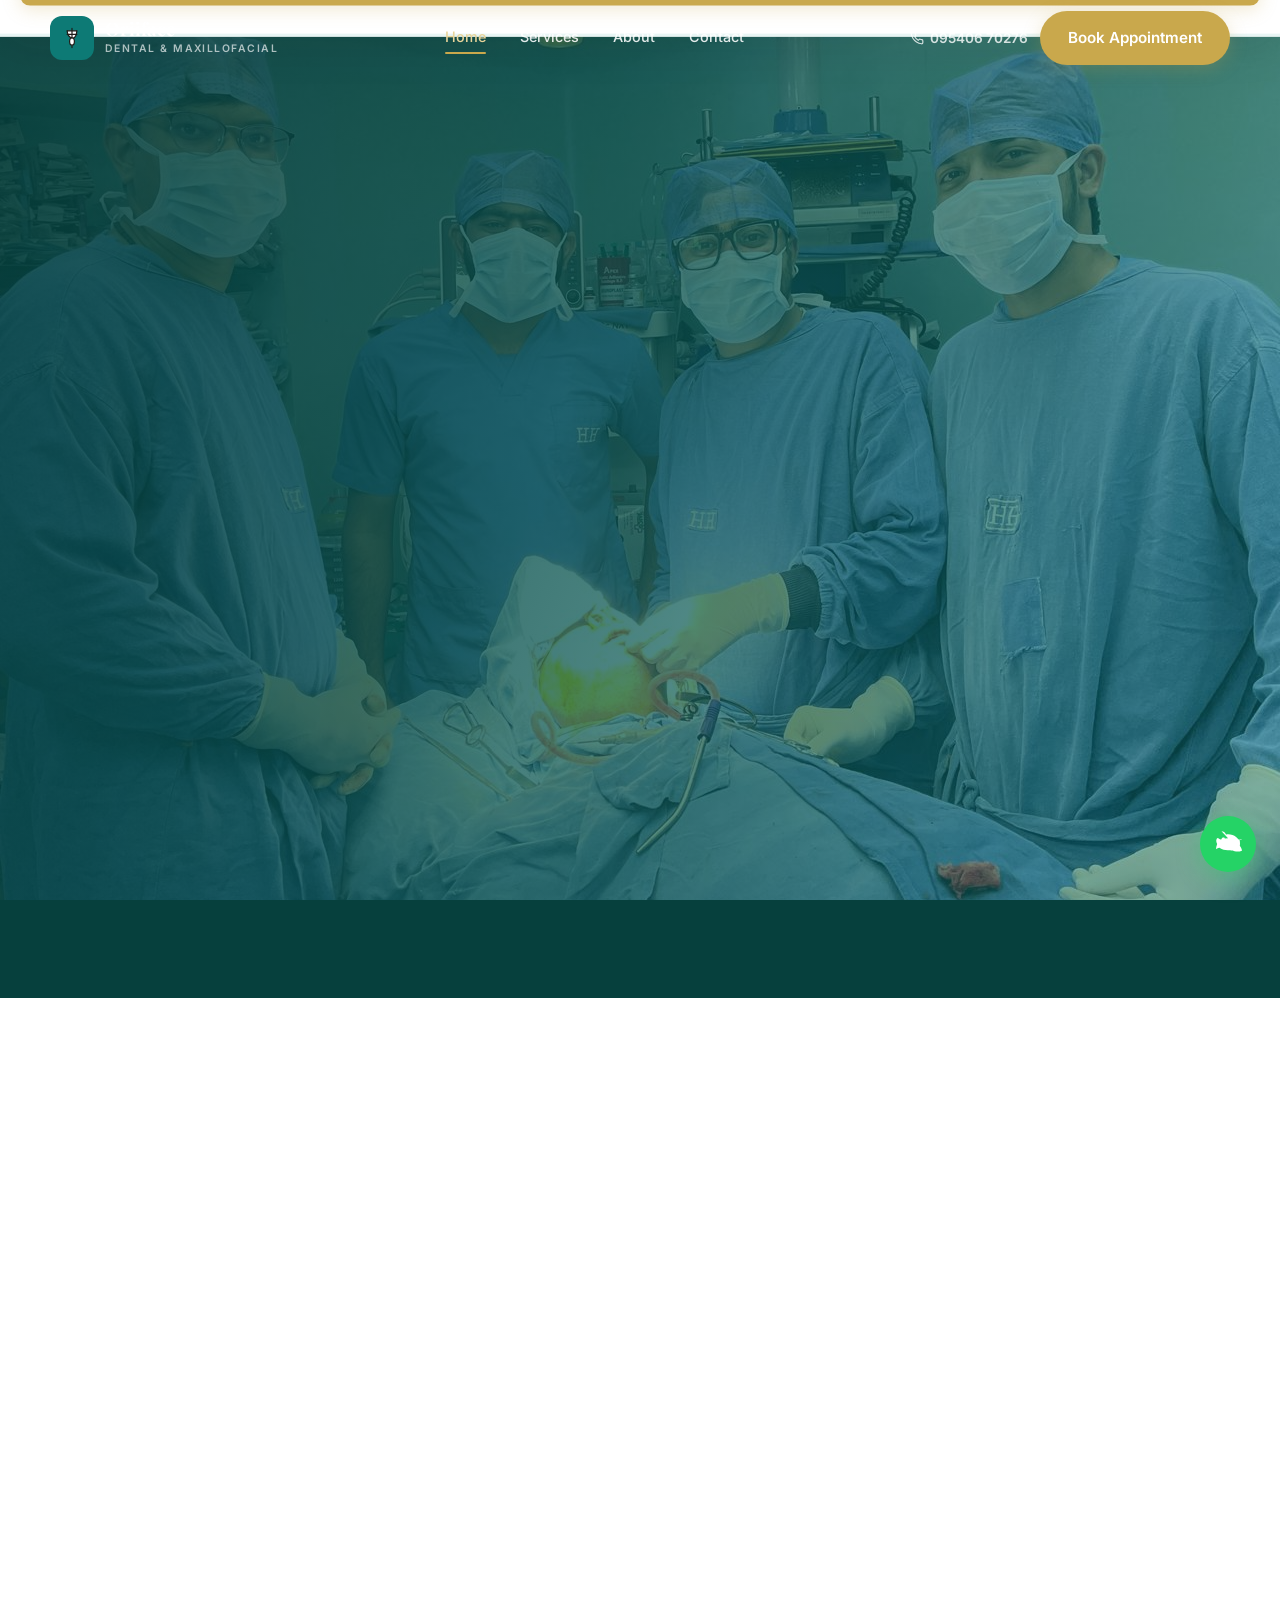
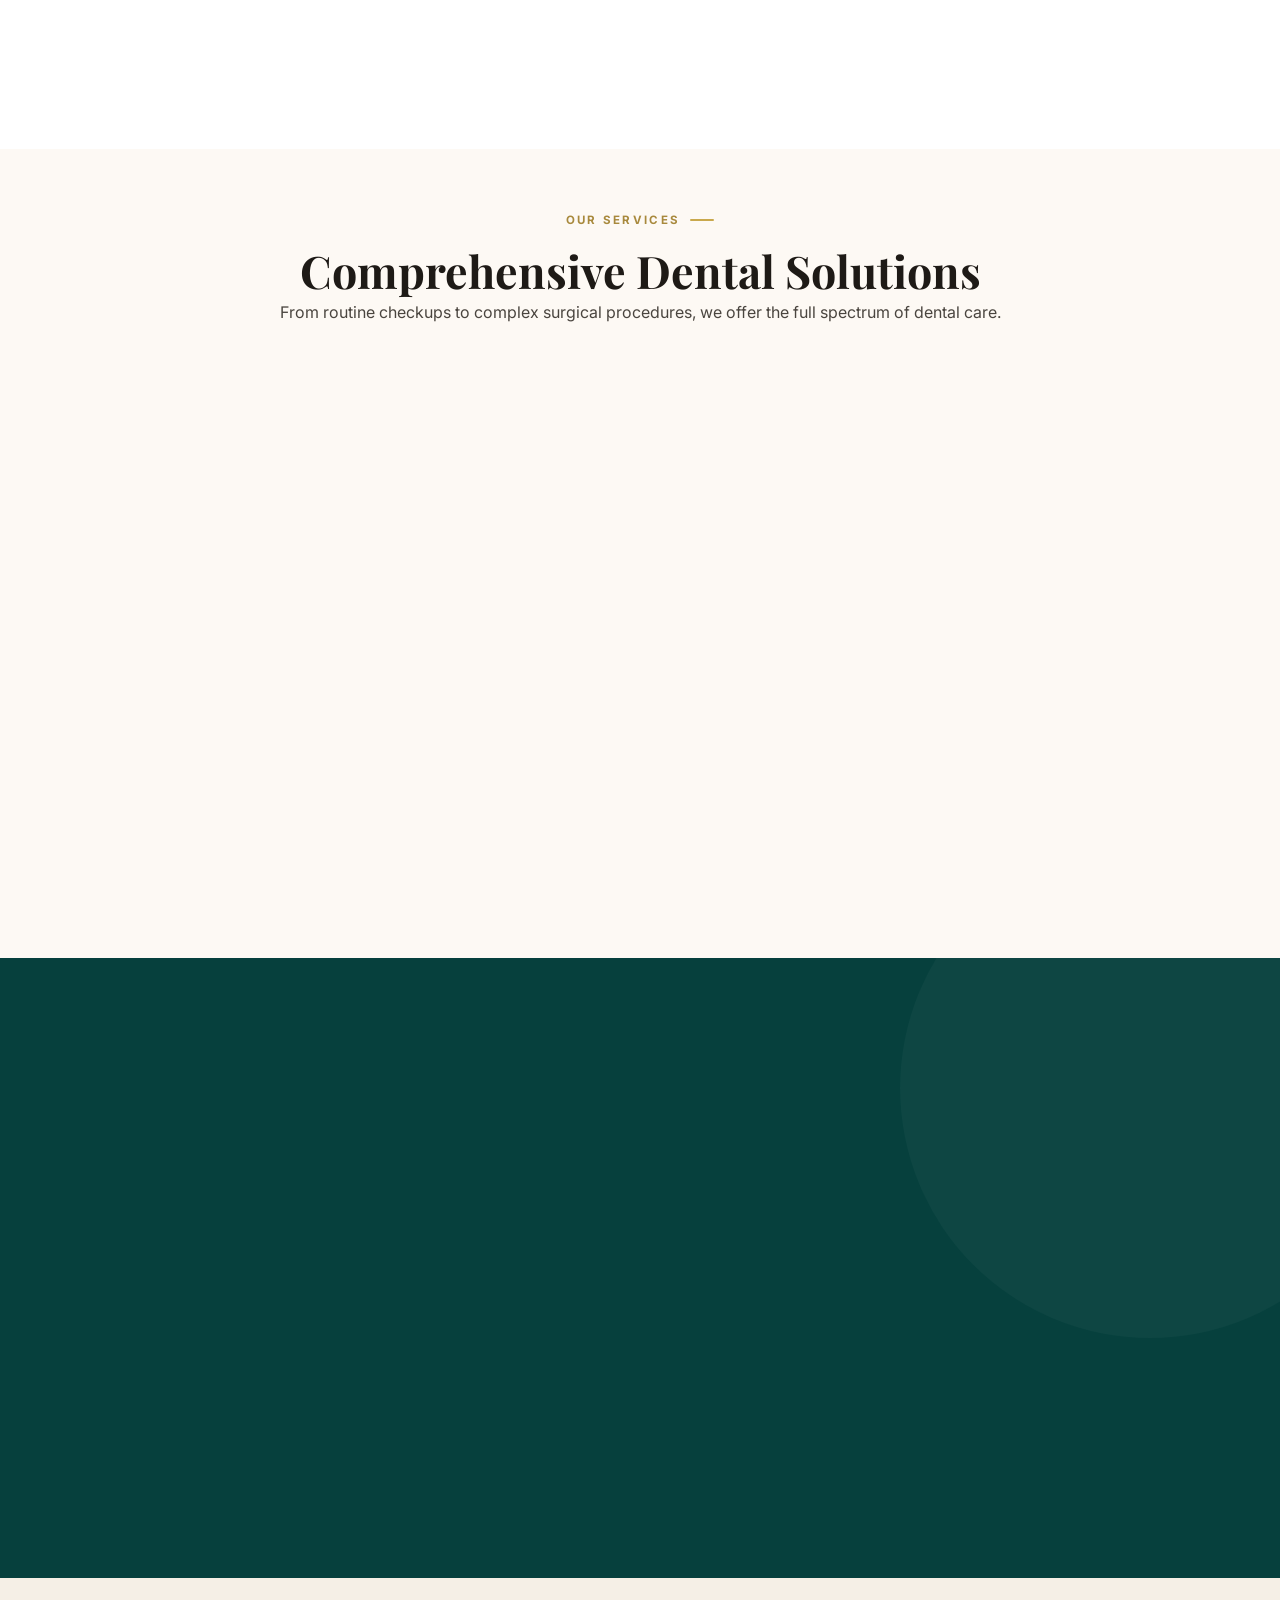
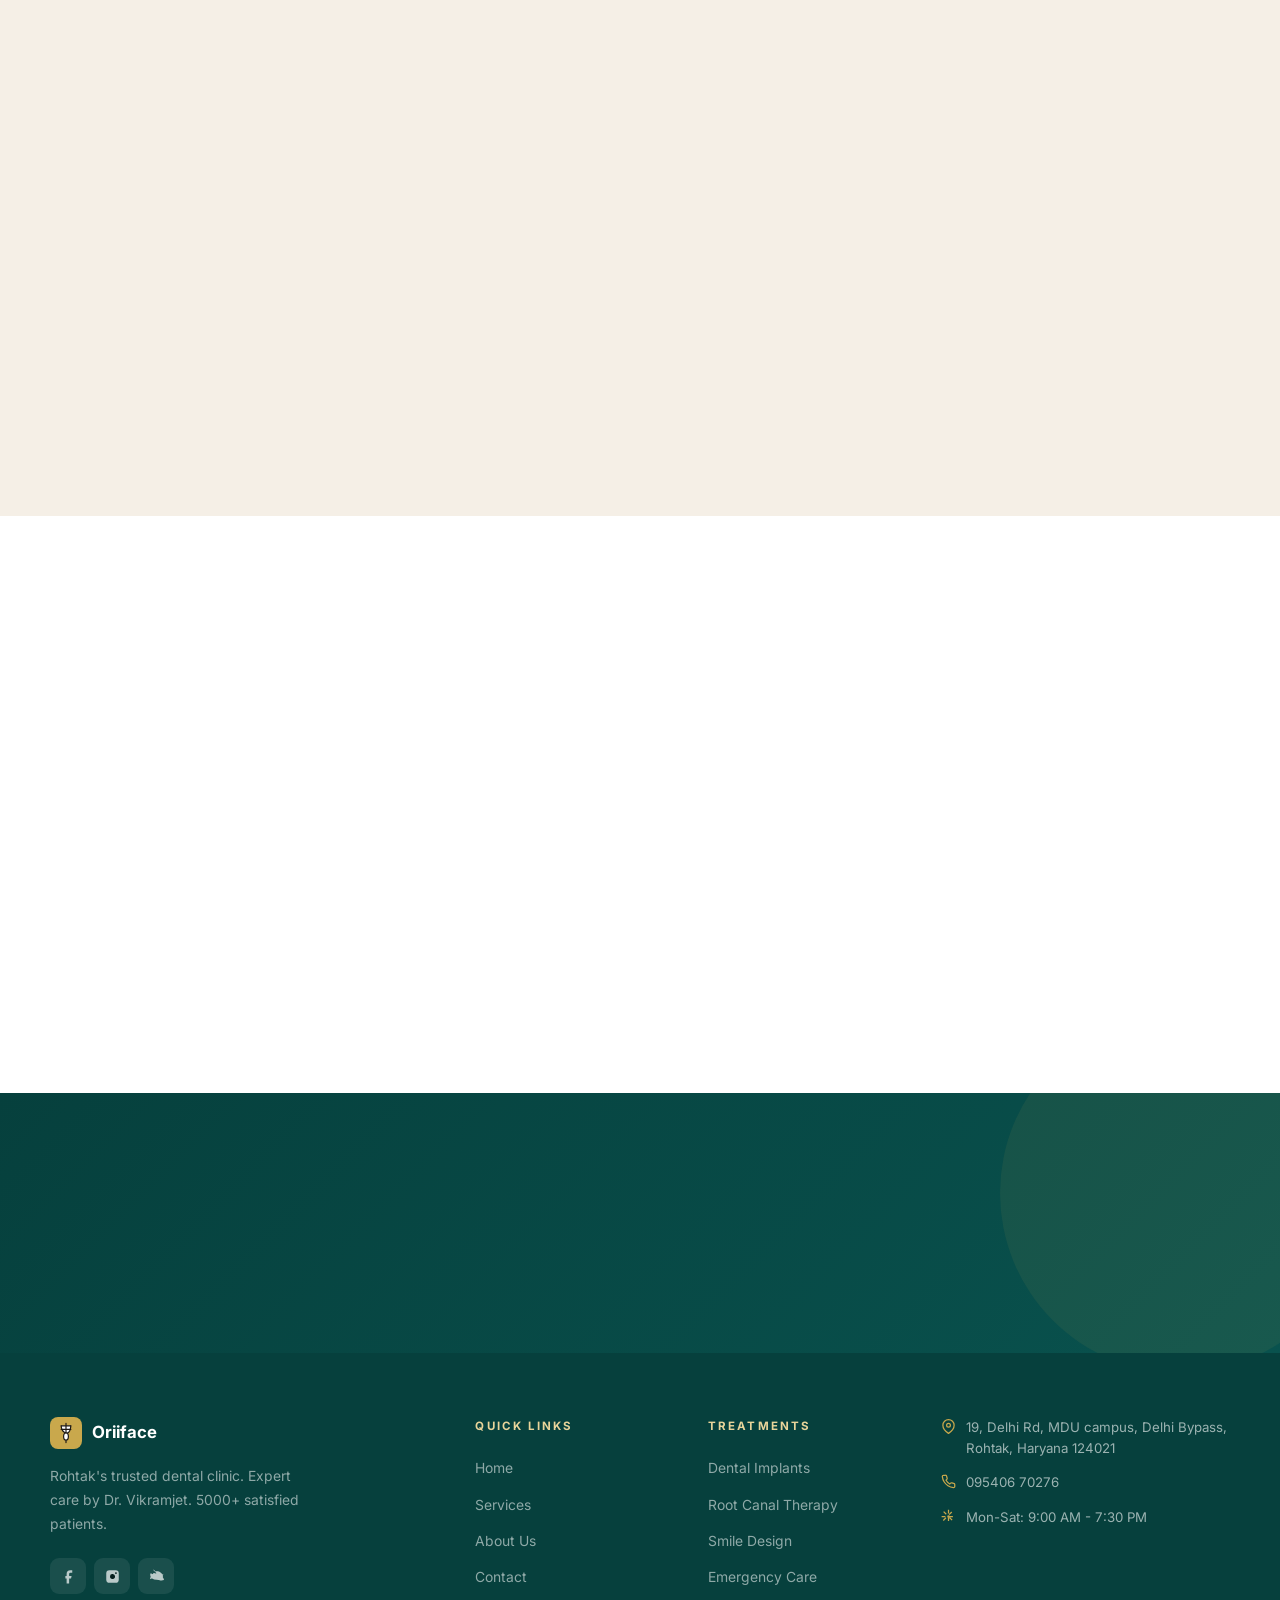
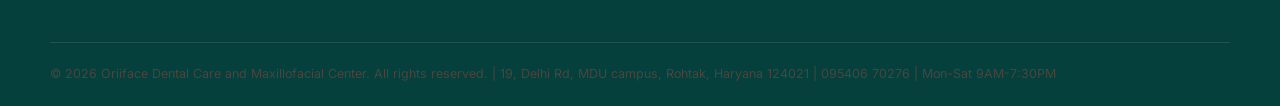
<file: index.html>
<!DOCTYPE html>
<html lang="en">
<head>
  <meta charset="UTF-8">
  <meta name="viewport" content="width=device-width, initial-scale=1.0">
  <meta name="description" content="Oriiface Dental Care — Expert Dental Clinic in Rohtak. Root canal, dental implants, cosmetic dentistry. Dr. Vikramjet, 12+ years experience. 5000+ satisfied patients. Book appointment online.">
  <meta name="keywords" content="dental clinic Rohtak, dentist near MDU Rohtak, dental implants Rohtak, root canal treatment, cosmetic dentistry Rohtak, best dentist in Haryana, oral surgeon Rohtak">
  <meta name="author" content="Oriiface Dental Care">
  <meta property="og:title" content="Oriiface Dental Care — Best Dental Clinic in Rohtak">
  <meta property="og:description" content="Expert dental care by Dr. Vikramjet. Implants, root canal, smile design. 5000+ happy patients. 5.0 Google rating.">
  <meta property="og:image" content="images/clinic-1.jpg">
  <meta property="og:url" content="https://oriiface.com">
  <meta property="og:type" content="website">
  <meta name="twitter:card" content="summary_large_image">
  <meta name="twitter:title" content="Oriiface Dental Care — Best Dental Clinic in Rohtak">
  <meta name="twitter:description" content="Expert dental care by Dr. Vikramjet. Implants, root canal, smile design. 5000+ happy patients.">
  <meta name="twitter:image" content="images/clinic-1.jpg">
  <meta name="geo.placename" content="Rohtak, Haryana">
  <meta name="geo.region" content="IN-HR">
  <meta name="geo.position" content="28.8920;77.0535">
  <link rel="canonical" href="https://oriiface.com">
  <link rel="apple-touch-icon" href="images/logo.png">
  <link rel="icon" type="image/png" href="images/favicon.png">

  <title>Oriiface Dental Care — Best Dental Clinic in Rohtak, Haryana</title>

  <link rel="preconnect" href="https://fonts.googleapis.com">
  <link rel="preconnect" href="https://fonts.gstatic.com" crossorigin>
  <link href="https://fonts.googleapis.com/css2?family=Playfair+Display:ital,wght@0,400;0,600;0,700;1,400;1,600&family=Inter:wght@300;400;500;600;700&display=swap" rel="stylesheet">

  <link rel="stylesheet" href="css/style.css">

  <script type="application/ld+json">
  {
    "@context": "https://schema.org",
    "@type": "Dentist",
    "name": "Oriiface Dental Care and Maxillofacial Center",
    "image": "https://oriiface.com/images/clinic-1.jpg",
    "description": "Expert dental clinic in Rohtak specializing in implants, root canal therapy, and cosmetic dentistry.",
    "address": {
      "@type": "PostalAddress",
      "streetAddress": "19, Delhi Rd, MDU campus, Delhi Bypass",
      "addressLocality": "Rohtak",
      "addressRegion": "Haryana",
      "postalCode": "124021",
      "addressCountry": "IN"
    },
    "telephone": "+919540670276",
    "url": "https://oriiface.com",
    "sameAs": [
      "https://www.google.com/maps/place/Oriiface+Dental+Care",
      "https://www.justdial.com/Rohtak/Oriiface-Dental-Care"
    ],
    "priceRange": "$$",
    "aggregateRating": {
      "@type": "AggregateRating",
      "ratingValue": "5.0",
      "reviewCount": "5055"
    },
    "openingHoursSpecification": [
      {
        "@type": "OpeningHoursSpecification",
        "dayOfWeek": ["Monday", "Tuesday", "Wednesday", "Thursday", "Friday", "Saturday"],
        "opens": "09:00",
        "closes": "19:30"
      },
      {
        "@type": "OpeningHoursSpecification",
        "dayOfWeek": "Sunday",
        "opens": "CLOSED",
        "closes": "CLOSED"
      }
    ],
    "medicalSpecialty": [
      "Dentistry",
      "Oral Surgery",
      "Orthodontics"
    ],
    "founder": {
      "@type": "Person",
      "name": "Dr. Vikramjet",
      "jobTitle": "Consultant Oral and Maxillofacial Surgeon"
    }
  }
  </script>
</head>

<body>
  <!-- NAVBAR -->
  <nav class="navbar">
    <div class="nav-inner container">
      <div class="nav-logo">
        <div class="logo-mark">
          <svg viewBox="0 0 40 40" width="24" height="24" fill="none" stroke="currentColor" stroke-width="2" stroke-linecap="round" stroke-linejoin="round">
            <g>
              <path d="M20 4v32M12 8c0 4 2 10 8 12s8-8 8-12"/>
              <path d="M12 8h16M12 14h16"/>
              <ellipse cx="20" cy="26" rx="4" ry="6"/>
            </g>
          </svg>
        </div>
        <div class="logo-text">
          <strong>Oriiface</strong>
          <span>Dental & Maxillofacial</span>
        </div>
      </div>

      <div class="nav-links">
        <a href="index.html" class="active">Home</a>
        <a href="services.html">Services</a>
        <a href="about.html">About</a>
        <a href="contact.html">Contact</a>
      </div>

      <div class="nav-right">
        <a href="tel:+919540670276" class="nav-call">
          <svg viewBox="0 0 24 24" width="14" height="14" fill="none" stroke="currentColor" stroke-width="2" stroke-linecap="round" stroke-linejoin="round">
            <path d="M22 16.92v3a2 2 0 0 1-2.18 2 19.79 19.79 0 0 1-8.63-3.07 19.5 19.5 0 0 1-6-6 19.79 19.79 0 0 1-3.07-8.67A2 2 0 0 1 4.11 2h3a2 2 0 0 1 2 1.72 12.84 12.84 0 0 0 .7 2.81 2 2 0 0 1-.45 2.11L8.09 9.91a16 16 0 0 0 6 6l1.27-1.27a2 2 0 0 1 2.11-.45 12.84 12.84 0 0 0 2.81.7A2 2 0 0 1 22 16.92z"/>
          </svg>
          095406 70276
        </a>
        <a href="contact.html" class="btn btn-gold">Book Appointment</a>
      </div>

      <button class="hamburger">
        <span></span>
        <span></span>
        <span></span>
      </button>
    </div>
  </nav>

  <!-- MOBILE MENU -->
  <div class="mobile-menu">
    <a href="index.html">Home</a>
    <a href="services.html">Services</a>
    <a href="about.html">About</a>
    <a href="contact.html">Contact</a>
    <div class="divider"></div>
    <a href="tel:+919540670276">Call: 095406 70276</a>
    <a href="contact.html" class="btn btn-gold">Book Appointment</a>
  </div>

  <!-- FLOATING WHATSAPP BUTTON -->
  <a href="https://wa.me/919540670276" class="wa-float" title="Chat on WhatsApp" target="_blank" rel="noopener noreferrer">
    <svg viewBox="0 0 24 24" width="28" height="28" fill="currentColor">
      <path d="M17.472 14.382c-.297-.149-1.758-.867-2.03-.967-.273-.099-.471-.148-.67.15-.197.297-.767.966-.94 1.164-.173.199-.347.223-.644.075-.297-.15-1.255-.463-2.39-1.475-.883-.788-1.48-1.761-1.653-2.059-.173-.297-.018-.458.13-.606.134-.133.298-.347.446-.52.149-.174.198-.298.298-.497.099-.198.05-.371-.025-.52-.075-.149-.669-1.612-.916-2.207-.242-.579-.487-.5-.67-.51-.173-.008-.371-.01-.57-.01-.198 0-.52.074-.792.372-.272.297-1.04 1.016-1.04 2.479 0 1.462 1.065 2.875 1.213 3.074.149.198 2.096 3.2 5.076 4.487.709.306 1.262.489 1.694.625.712.227 1.36.195 1.871.118.571-.085 1.758-.719 2.006-1.413.248-.694.248-1.289.173-1.413-.074-.124-.272-.198-.57-.347m-5.421-7.403h-.004a9.87 9.87 0 00-4.781 1.226l-.309.161-.32-.052c-1.091-.175-2.116-.595-3.01-1.246l-.142-.108-.156.025C2.869 6.648 1.921 7.864 1.921 9.285c0 .908.24 1.775.696 2.537l.11.176-.091.259c-.408 1.149-.706 2.29-.862 3.453l-.098.788.516-.332c.393-.252.763-.449 1.1-.596l.1-.046c.316-.09.63-.183.941-.277l.339-.082.309.189c2.039 1.254 4.34 1.902 6.771 1.902 1.007 0 1.992-.098 2.945-.3l.359-.063.298.185c1.49.918 3.133 1.404 4.797 1.404 1.29 0 2.514-.247 3.629-.746l.288-.13-.075-.312c-.307-1.293-.89-2.507-1.724-3.558l-.139-.179.035-.25c.22-1.535.14-3.156-.22-4.697l-.086-.439.44-.053c.88-.106 1.703-.423 2.373-.946l.154-.116-.018-.323C22.15 10.245 20.993 7.75 18.925 5.984 17.139 4.572 14.733 3.744 12.176 3.744c-.524 0-1.046.027-1.554.082l-.338.032-.133-.307c-.648-1.495-2.06-2.526-3.708-2.526z"/>
    </svg>
  </a>

  <!-- HERO SECTION -->
  <section class="hero">
    <div class="hero-bg"></div>

    <div class="hero-content container">
      <div class="hero-pill reveal">
        <span class="hero-pill-dot"></span>
        <span>Rohtak's Most Trusted Dental Clinic</span>
      </div>

      <h1 class="reveal">
        A Smile You'll Be Proud To <em>Show</em>
      </h1>

      <p class="hero-sub reveal">
        Expert dental care by Dr. Vikramjet — Implants, Root Canal, Cosmetic Dentistry. 5000+ happy patients, 5.0 Google rating.
      </p>

      <div class="hero-ctas reveal">
        <a href="contact.html" class="btn btn-gold">Book Appointment</a>
        <a href="tel:+919540670276" class="btn btn-ghost">Call Now</a>
      </div>

      <div class="hero-trust reveal">
        <div class="trust-item">
          <strong>5000+</strong>
          <span>Patients</span>
        </div>
        <div class="trust-item">
          <strong>5.0</strong>
          <span>Google Rating</span>
        </div>
        <div class="trust-item">
          <strong>12+</strong>
          <span>Years Exp</span>
        </div>
        <div class="trust-item">
          <strong>2</strong>
          <span>Hospitals</span>
        </div>
      </div>
    </div>
  </section>

  <!-- TRUST BAR -->
  <section class="trustbar">
    <div class="trustbar-inner">
      <div class="trustbar-item reveal">
        <div class="trustbar-icon">
          <svg viewBox="0 0 24 24" width="20" height="20" fill="none" stroke="currentColor" stroke-width="2" stroke-linecap="round" stroke-linejoin="round">
            <path d="M20 21v-2a4 4 0 0 0-4-4H8a4 4 0 0 0-4 4v2M12 3a4 4 0 1 0 0 8 4 4 0 0 0 0-8z"/>
          </svg>
        </div>
        <div class="trustbar-text">
          <strong>5055+</strong>
          <span>Google Reviews</span>
        </div>
      </div>

      <div class="trustbar-item reveal">
        <div class="trustbar-icon">
          <svg viewBox="0 0 24 24" width="20" height="20" fill="currentColor">
            <path d="M12 2C6.48 2 2 6.48 2 12s4.48 10 10 10 10-4.48 10-10S17.52 2 12 2m0 18c-4.41 0-8-3.59-8-8s3.59-8 8-8 8 3.59 8 8-3.59 8-8 8m3.5-9c.83 0 1.5-.67 1.5-1.5S16.33 8 15.5 8 14 8.67 14 9.5s.67 1.5 1.5 1.5m-7 0c.83 0 1.5-.67 1.5-1.5S9.33 8 8.5 8 7 8.67 7 9.5 7.67 11 8.5 11m3.5 6.5c2.33 0 4.31-1.46 5.11-3.5H6.89c.8 2.04 2.78 3.5 5.11 3.5z"/>
          </svg>
        </div>
        <div class="trustbar-text">
          <strong>5.0</strong>
          <span>Google Rating</span>
        </div>
      </div>

      <div class="trustbar-item reveal">
        <div class="trustbar-icon">
          <svg viewBox="0 0 24 24" width="20" height="20" fill="none" stroke="currentColor" stroke-width="2" stroke-linecap="round" stroke-linejoin="round">
            <circle cx="12" cy="12" r="1"/><path d="M12 1v6m0 6v6M4.22 4.22l4.24 4.24m5.08 5.08l4.24 4.24M1 12h6m6 0h6m-1.78-7.22l-4.24 4.24m-5.08 5.08l-4.24 4.24"/>
          </svg>
        </div>
        <div class="trustbar-text">
          <strong>12+</strong>
          <span>Years Experience</span>
        </div>
      </div>

      <div class="trustbar-item reveal">
        <div class="trustbar-icon">
          <svg viewBox="0 0 24 24" width="20" height="20" fill="none" stroke="currentColor" stroke-width="2" stroke-linecap="round" stroke-linejoin="round">
            <path d="M12 22s8-4 8-10V5l-8-3-8 3v7c0 6 8 10 8 10z"/>
          </svg>
        </div>
        <div class="trustbar-text">
          <strong>2</strong>
          <span>Hospital Affiliations</span>
        </div>
      </div>
    </div>
  </section>

  <!-- WHY CHOOSE US -->
  <section class="why-section section">
    <div class="container">
      <div class="why-grid">
        <!-- Left: Photos -->
        <div class="why-photos reveal d1">
          <div class="why-photo-main">
            <img src="images/clinic-2.jpg" alt="Modern dental clinic facility">
          </div>
          <div class="why-photo-sec">
            <img src="images/clinic-3.jpg" alt="Advanced treatment area">
          </div>
          <div class="why-float-badge">
            <strong>5000+</strong>
            <span>Happy Patients</span>
          </div>
        </div>

        <!-- Right: Content -->
        <div class="why-content reveal d2">
          <div class="eyebrow">Why Choose Us</div>
          <h2>Dental Care You Can Trust</h2>
          <p>We combine advanced equipment, clinical expertise, and genuine care to deliver exceptional results that transform smiles and boost confidence.</p>

          <div class="why-list">
            <div class="why-item">
              <div class="why-icon">
                <svg viewBox="0 0 24 24" width="22" height="22" fill="none" stroke="currentColor" stroke-width="2" stroke-linecap="round" stroke-linejoin="round">
                  <path d="M9 12l2 2 4-4m6 2a9 9 0 11-18 0 9 9 0 0118 0z"/>
                </svg>
              </div>
              <div>
                <h4>Advanced Equipment</h4>
                <p>Latest digital imaging, painless procedures, and state-of-the-art technology for precise, comfortable care.</p>
              </div>
            </div>

            <div class="why-item">
              <div class="why-icon">
                <svg viewBox="0 0 24 24" width="22" height="22" fill="none" stroke="currentColor" stroke-width="2" stroke-linecap="round" stroke-linejoin="round">
                  <path d="M12 2C6.48 2 2 6.48 2 12s4.48 10 10 10 10-4.48 10-10S17.52 2 12 2zm-2 15l-5-5 1.41-1.41L10 14.17l7.59-7.59L19 8l-9 9z"/>
                </svg>
              </div>
              <div>
                <h4>Dr. Vikramjet's Expertise</h4>
                <p>BDS, MDS, Consultant Oral & Maxillofacial Surgeon with 12+ years of clinical excellence and patient trust.</p>
              </div>
            </div>

            <div class="why-item">
              <div class="why-icon">
                <svg viewBox="0 0 24 24" width="22" height="22" fill="none" stroke="currentColor" stroke-width="2" stroke-linecap="round" stroke-linejoin="round">
                  <line x1="12" y1="1" x2="12" y2="23"/><path d="M17 5H9.5a3.5 3.5 0 0 0 0 7h5a3.5 3.5 0 0 1 0 7H6"/>
                </svg>
              </div>
              <div>
                <h4>Budget-Friendly Rates</h4>
                <p>Premium dental care at transparent, affordable pricing. Quality treatment without the premium clinic markup.</p>
              </div>
            </div>

            <div class="why-item">
              <div class="why-icon">
                <svg viewBox="0 0 24 24" width="22" height="22" fill="none" stroke="currentColor" stroke-width="2" stroke-linecap="round" stroke-linejoin="round">
                  <path d="M21 10c0 7-9 13-9 13s-9-6-9-13a9 9 0 0 1 18 0z"/><circle cx="12" cy="10" r="3"/>
                </svg>
              </div>
              <div>
                <h4>Conveniently Located</h4>
                <p>On Delhi Road near MDU campus. Easy parking, accessible public transport, convenient timing Mon-Sat 9AM-7:30PM.</p>
              </div>
            </div>
          </div>
        </div>
      </div>
    </div>
  </section>

  <!-- SERVICES SECTION -->
  <section class="services-section section-sm">
    <div class="container">
      <div class="text-center" style="margin-bottom: 3rem;">
        <div class="eyebrow">Our Services</div>
        <h2>Comprehensive Dental Solutions</h2>
        <p>From routine checkups to complex surgical procedures, we offer the full spectrum of dental care.</p>
      </div>

      <div class="services-grid reveal d1">
        <!-- Service 1: General Dentistry -->
        <div class="svc-card">
          <div class="svc-icon">
            <svg viewBox="0 0 24 24" width="26" height="26" fill="none" stroke="currentColor" stroke-width="2" stroke-linecap="round" stroke-linejoin="round">
              <g>
                <path d="M12 2c5.523 0 10 4.477 10 10s-4.477 10-10 10S2 17.523 2 12 6.477 2 12 2z"/>
                <path d="M12 6v12M6 12h12"/>
                <circle cx="12" cy="12" r="3"/>
              </g>
            </svg>
          </div>
          <h4>General Dentistry</h4>
          <p>Cleanings, fillings, and preventive care to maintain your healthy smile year-round.</p>
          <a href="contact.html" class="svc-more">Learn more <svg viewBox="0 0 24 24" width="13" height="13" fill="none" stroke="currentColor" stroke-width="2.5"><path d="M5 12h14M12 5l7 7-7 7"/></svg></a>
        </div>

        <!-- Service 2: Dental Implants -->
        <div class="svc-card">
          <div class="svc-icon">
            <svg viewBox="0 0 24 24" width="26" height="26" fill="none" stroke="currentColor" stroke-width="2" stroke-linecap="round" stroke-linejoin="round">
              <path d="M12 2C6.48 2 2 6.48 2 12s4.48 10 10 10 10-4.48 10-10S17.52 2 12 2m0 18c-4.41 0-8-3.59-8-8s3.59-8 8-8 8 3.59 8 8-3.59 8-8 8m3.5-9c.83 0 1.5-.67 1.5-1.5S16.33 8 15.5 8 14 8.67 14 9.5s.67 1.5 1.5 1.5m-7 0c.83 0 1.5-.67 1.5-1.5S9.33 8 8.5 8 7 8.67 7 9.5 7.67 11 8.5 11m3.5 6.5c2.33 0 4.31-1.46 5.11-3.5H6.89c.8 2.04 2.78 3.5 5.11 3.5z"/>
            </svg>
          </div>
          <h4>Dental Implants</h4>
          <p>Permanent tooth replacement with natural appearance and durability. Expert surgical placement.</p>
          <a href="contact.html" class="svc-more">Learn more <svg viewBox="0 0 24 24" width="13" height="13" fill="none" stroke="currentColor" stroke-width="2.5"><path d="M5 12h14M12 5l7 7-7 7"/></svg></a>
        </div>

        <!-- Service 3: Root Canal Therapy -->
        <div class="svc-card">
          <div class="svc-icon">
            <svg viewBox="0 0 24 24" width="26" height="26" fill="none" stroke="currentColor" stroke-width="2" stroke-linecap="round" stroke-linejoin="round">
              <path d="M20 21v-2a4 4 0 0 0-4-4H8a4 4 0 0 0-4 4v2M12 3a4 4 0 1 0 0 8 4 4 0 0 0 0-8zM9 11a3 3 0 0 0-3 3v1M15 11a3 3 0 0 1 3 3v1"/>
            </svg>
          </div>
          <h4>Root Canal Therapy</h4>
          <p>Pain-free, tooth-saving treatment to eliminate infection and restore natural function.</p>
          <a href="contact.html" class="svc-more">Learn more <svg viewBox="0 0 24 24" width="13" height="13" fill="none" stroke="currentColor" stroke-width="2.5"><path d="M5 12h14M12 5l7 7-7 7"/></svg></a>
        </div>

        <!-- Service 4: Smile Design -->
        <div class="svc-card">
          <div class="svc-icon">
            <svg viewBox="0 0 24 24" width="26" height="26" fill="none" stroke="currentColor" stroke-width="2" stroke-linecap="round" stroke-linejoin="round">
              <path d="M1 12s4-8 11-8 11 8 11 8-4 8-11 8-11-8-11-8z"/><circle cx="12" cy="12" r="3"/>
            </svg>
          </div>
          <h4>Smile Design</h4>
          <p>Cosmetic enhancements including veneers, whitening, and reshaping for your dream smile.</p>
          <a href="contact.html" class="svc-more">Learn more <svg viewBox="0 0 24 24" width="13" height="13" fill="none" stroke="currentColor" stroke-width="2.5"><path d="M5 12h14M12 5l7 7-7 7"/></svg></a>
        </div>

        <!-- Service 5: Orthodontics -->
        <div class="svc-card">
          <div class="svc-icon">
            <svg viewBox="0 0 24 24" width="26" height="26" fill="none" stroke="currentColor" stroke-width="2" stroke-linecap="round" stroke-linejoin="round">
              <path d="M9 3H5a2 2 0 0 0-2 2v4m0 0a9 9 0 0 0 18 0m0 0V5a2 2 0 0 0-2-2h-4m0 0v4m0-4L9 7m0 0l6 6m6-6v4m0 0a9 9 0 0 1-18 0m0 0v4m0 0l6-6m-6 6l6 6"/>
            </svg>
          </div>
          <h4>Orthodontics</h4>
          <p>Braces and aligners to straighten teeth and perfect your bite with modern techniques.</p>
          <a href="contact.html" class="svc-more">Learn more <svg viewBox="0 0 24 24" width="13" height="13" fill="none" stroke="currentColor" stroke-width="2.5"><path d="M5 12h14M12 5l7 7-7 7"/></svg></a>
        </div>

        <!-- Service 6: Emergency Care -->
        <div class="svc-card">
          <div class="svc-icon">
            <svg viewBox="0 0 24 24" width="26" height="26" fill="none" stroke="currentColor" stroke-width="2" stroke-linecap="round" stroke-linejoin="round">
              <circle cx="12" cy="12" r="10"/><path d="M12 6v6m3-3H9"/>
            </svg>
          </div>
          <h4>Emergency Care</h4>
          <p>Same-day relief for dental pain, trauma, and urgent issues. Call for immediate assistance.</p>
          <a href="contact.html" class="svc-more">Learn more <svg viewBox="0 0 24 24" width="13" height="13" fill="none" stroke="currentColor" stroke-width="2.5"><path d="M5 12h14M12 5l7 7-7 7"/></svg></a>
        </div>
      </div>
    </div>
  </section>

  <!-- DOCTOR SPOTLIGHT -->
  <section class="doctor-section">
    <div class="container">
      <div class="doctor-grid">
        <!-- Left: Photo -->
        <div class="doctor-visual reveal d1">
          <div class="doctor-photo">
            <img src="images/clinic-2.jpg" alt="Dr. Vikramjet">
          </div>
          <div class="doctor-exp-badge">
            <strong>12+</strong>
            <span>Years Exp</span>
          </div>
        </div>

        <!-- Right: Info -->
        <div class="doctor-content reveal d2">
          <div class="eyebrow">Meet Your Doctor</div>
          <h2>Dr. Vikramjet</h2>
          <span class="doctor-qual">BDS, MDS — Consultant Oral & Maxillofacial Surgeon</span>

          <p>
            With over 12 years of dedicated clinical practice, Dr. Vikramjet has transformed thousands of smiles through expert surgical expertise, compassionate patient care, and commitment to the latest dental techniques. His specialization in complex maxillofacial procedures ensures you receive world-class treatment in a comfortable, professional environment.
          </p>

          <div>
            <div class="cred-list">
              <div class="cred-item">
                <div class="cred-dot">
                  <svg viewBox="0 0 24 24" width="16" height="16" fill="none" stroke="currentColor" stroke-width="2">
                    <polyline points="20 6 9 17 4 12"></polyline>
                  </svg>
                </div>
                <div>
                  <strong>Ex-Resident, PGIMS Rohtak</strong>
                  <span>Advanced clinical training</span>
                </div>
              </div>
              <div class="cred-item">
                <div class="cred-dot">
                  <svg viewBox="0 0 24 24" width="16" height="16" fill="none" stroke="currentColor" stroke-width="2">
                    <polyline points="20 6 9 17 4 12"></polyline>
                  </svg>
                </div>
                <div>
                  <strong>Senior Resident, JLNMCH</strong>
                  <span>Specialized surgical experience</span>
                </div>
              </div>
            </div>
          </div>

          <div style="margin-top: 2rem;">
            <div style="font-weight: 600; color: rgba(255,255,255,.9); margin-bottom: 1rem;">Associated Hospitals</div>
            <div class="hosp-row">
              <span class="hosp-pill">
                <svg viewBox="0 0 24 24" width="13" height="13" fill="none" stroke="currentColor" stroke-width="2">
                  <path d="M12 2C6.48 2 2 6.48 2 12s4.48 10 10 10 10-4.48 10-10S17.52 2 12 2m0 18c-4.41 0-8-3.59-8-8s3.59-8 8-8 8 3.59 8 8-3.59 8-8 8m3.5-9c.83 0 1.5-.67 1.5-1.5S16.33 8 15.5 8 14 8.67 14 9.5s.67 1.5 1.5 1.5m-7 0c.83 0 1.5-.67 1.5-1.5S9.33 8 8.5 8 7 8.67 7 9.5 7.67 11 8.5 11m3.5 6.5c2.33 0 4.31-1.46 5.11-3.5H6.89c.8 2.04 2.78 3.5 5.11 3.5z"/>
                </svg>
                Nobel Health City Rohtak
              </span>
              <span class="hosp-pill">
                <svg viewBox="0 0 24 24" width="13" height="13" fill="none" stroke="currentColor" stroke-width="2">
                  <path d="M12 2C6.48 2 2 6.48 2 12s4.48 10 10 10 10-4.48 10-10S17.52 2 12 2m0 18c-4.41 0-8-3.59-8-8s3.59-8 8-8 8 3.59 8 8-3.59 8-8 8m3.5-9c.83 0 1.5-.67 1.5-1.5S16.33 8 15.5 8 14 8.67 14 9.5s.67 1.5 1.5 1.5m-7 0c.83 0 1.5-.67 1.5-1.5S9.33 8 8.5 8 7 8.67 7 9.5 7.67 11 8.5 11m3.5 6.5c2.33 0 4.31-1.46 5.11-3.5H6.89c.8 2.04 2.78 3.5 5.11 3.5z"/>
                </svg>
                Holy Heart Superspeciality Hospital
              </span>
            </div>
          </div>
        </div>
      </div>
    </div>
  </section>

  <!-- TESTIMONIALS / REVIEWS -->
  <section class="reviews-section section">
    <div class="container">
      <div class="reviews-header reveal">
        <h2>What Our Patients Say</h2>
        <div class="rating-chip">
          <div class="r-stars">
            <svg viewBox="0 0 24 24" width="14" height="14" fill="currentColor"><path d="M12 2l3.09 6.26L22 9.27l-5 4.87 1.18 6.88L12 17.77l-6.18 3.25L7 14.14 2 9.27l6.91-1.01L12 2z"/></svg>
            <svg viewBox="0 0 24 24" width="14" height="14" fill="currentColor"><path d="M12 2l3.09 6.26L22 9.27l-5 4.87 1.18 6.88L12 17.77l-6.18 3.25L7 14.14 2 9.27l6.91-1.01L12 2z"/></svg>
            <svg viewBox="0 0 24 24" width="14" height="14" fill="currentColor"><path d="M12 2l3.09 6.26L22 9.27l-5 4.87 1.18 6.88L12 17.77l-6.18 3.25L7 14.14 2 9.27l6.91-1.01L12 2z"/></svg>
            <svg viewBox="0 0 24 24" width="14" height="14" fill="currentColor"><path d="M12 2l3.09 6.26L22 9.27l-5 4.87 1.18 6.88L12 17.77l-6.18 3.25L7 14.14 2 9.27l6.91-1.01L12 2z"/></svg>
            <svg viewBox="0 0 24 24" width="14" height="14" fill="currentColor"><path d="M12 2l3.09 6.26L22 9.27l-5 4.87 1.18 6.88L12 17.77l-6.18 3.25L7 14.14 2 9.27l6.91-1.01L12 2z"/></svg>
          </div>
          <strong>5.0</strong>
          <span>5055+ Reviews</span>
        </div>
      </div>

      <div class="reviews-grid reveal">
        <!-- Review 1 -->
        <div class="review-card">
          <div class="rev-stars">
            <svg viewBox="0 0 24 24" width="15" height="15" fill="currentColor"><path d="M12 2l3.09 6.26L22 9.27l-5 4.87 1.18 6.88L12 17.77l-6.18 3.25L7 14.14 2 9.27l6.91-1.01L12 2z"/></svg>
            <svg viewBox="0 0 24 24" width="15" height="15" fill="currentColor"><path d="M12 2l3.09 6.26L22 9.27l-5 4.87 1.18 6.88L12 17.77l-6.18 3.25L7 14.14 2 9.27l6.91-1.01L12 2z"/></svg>
            <svg viewBox="0 0 24 24" width="15" height="15" fill="currentColor"><path d="M12 2l3.09 6.26L22 9.27l-5 4.87 1.18 6.88L12 17.77l-6.18 3.25L7 14.14 2 9.27l6.91-1.01L12 2z"/></svg>
            <svg viewBox="0 0 24 24" width="15" height="15" fill="currentColor"><path d="M12 2l3.09 6.26L22 9.27l-5 4.87 1.18 6.88L12 17.77l-6.18 3.25L7 14.14 2 9.27l6.91-1.01L12 2z"/></svg>
            <svg viewBox="0 0 24 24" width="15" height="15" fill="currentColor"><path d="M12 2l3.09 6.26L22 9.27l-5 4.87 1.18 6.88L12 17.77l-6.18 3.25L7 14.14 2 9.27l6.91-1.01L12 2z"/></svg>
          </div>
          <blockquote>"Budget-friendly without compromising quality. Dr. Vikramjet's team is thorough and takes time to explain everything. Highly satisfied with the treatment."</blockquote>
          <div class="rev-author">
            <div class="rev-avatar">A</div>
            <div>
              <strong>Anita Kumar</strong>
              <span>Dental Implant</span>
            </div>
          </div>
        </div>

        <!-- Review 2 -->
        <div class="review-card">
          <div class="rev-stars">
            <svg viewBox="0 0 24 24" width="15" height="15" fill="currentColor"><path d="M12 2l3.09 6.26L22 9.27l-5 4.87 1.18 6.88L12 17.77l-6.18 3.25L7 14.14 2 9.27l6.91-1.01L12 2z"/></svg>
            <svg viewBox="0 0 24 24" width="15" height="15" fill="currentColor"><path d="M12 2l3.09 6.26L22 9.27l-5 4.87 1.18 6.88L12 17.77l-6.18 3.25L7 14.14 2 9.27l6.91-1.01L12 2z"/></svg>
            <svg viewBox="0 0 24 24" width="15" height="15" fill="currentColor"><path d="M12 2l3.09 6.26L22 9.27l-5 4.87 1.18 6.88L12 17.77l-6.18 3.25L7 14.14 2 9.27l6.91-1.01L12 2z"/></svg>
            <svg viewBox="0 0 24 24" width="15" height="15" fill="currentColor"><path d="M12 2l3.09 6.26L22 9.27l-5 4.87 1.18 6.88L12 17.77l-6.18 3.25L7 14.14 2 9.27l6.91-1.01L12 2z"/></svg>
            <svg viewBox="0 0 24 24" width="15" height="15" fill="currentColor"><path d="M12 2l3.09 6.26L22 9.27l-5 4.87 1.18 6.88L12 17.77l-6.18 3.25L7 14.14 2 9.27l6.91-1.01L12 2z"/></svg>
          </div>
          <blockquote>"Good doctors, good treatment, very nice facilities. The clinic is clean and well-maintained. Staff is courteous and efficient. Definitely recommend!"</blockquote>
          <div class="rev-author">
            <div class="rev-avatar">R</div>
            <div>
              <strong>Rajesh Nanda</strong>
              <span>Root Canal Treatment</span>
            </div>
          </div>
        </div>

        <!-- Review 3 -->
        <div class="review-card">
          <div class="rev-stars">
            <svg viewBox="0 0 24 24" width="15" height="15" fill="currentColor"><path d="M12 2l3.09 6.26L22 9.27l-5 4.87 1.18 6.88L12 17.77l-6.18 3.25L7 14.14 2 9.27l6.91-1.01L12 2z"/></svg>
            <svg viewBox="0 0 24 24" width="15" height="15" fill="currentColor"><path d="M12 2l3.09 6.26L22 9.27l-5 4.87 1.18 6.88L12 17.77l-6.18 3.25L7 14.14 2 9.27l6.91-1.01L12 2z"/></svg>
            <svg viewBox="0 0 24 24" width="15" height="15" fill="currentColor"><path d="M12 2l3.09 6.26L22 9.27l-5 4.87 1.18 6.88L12 17.77l-6.18 3.25L7 14.14 2 9.27l6.91-1.01L12 2z"/></svg>
            <svg viewBox="0 0 24 24" width="15" height="15" fill="currentColor"><path d="M12 2l3.09 6.26L22 9.27l-5 4.87 1.18 6.88L12 17.77l-6.18 3.25L7 14.14 2 9.27l6.91-1.01L12 2z"/></svg>
            <svg viewBox="0 0 24 24" width="15" height="15" fill="currentColor"><path d="M12 2l3.09 6.26L22 9.27l-5 4.87 1.18 6.88L12 17.77l-6.18 3.25L7 14.14 2 9.27l6.91-1.01L12 2z"/></svg>
          </div>
          <blockquote>"Highly recommend for skilled and trustworthy service. Dr. Vikramjet is patient and professional. No pain, no pressure, just quality dental care. Will visit again!"</blockquote>
          <div class="rev-author">
            <div class="rev-avatar">P</div>
            <div>
              <strong>Priya Sharma</strong>
              <span>Cosmetic Dentistry</span>
            </div>
          </div>
        </div>
      </div>
    </div>
  </section>

  <!-- GALLERY STRIP -->
  <section class="gallery-section section-sm">
    <div class="container">
      <div class="text-center reveal" style="margin-bottom: 2rem;">
        <div class="eyebrow">Gallery</div>
        <h2>Our Clinic</h2>
      </div>

      <div class="gallery-grid reveal">
        <div class="gal-item">
          <img src="images/clinic-1.jpg" alt="Modern dental clinic facility">
          <div class="gal-overlay">
            <span>Modern Facility</span>
          </div>
        </div>
        <div class="gal-item">
          <img src="images/clinic-2.jpg" alt="Advanced treatment area">
          <div class="gal-overlay">
            <span>Treatment Area</span>
          </div>
        </div>
        <div class="gal-item">
          <img src="images/clinic-3.jpg" alt="Reception area">
          <div class="gal-overlay">
            <span>Reception</span>
          </div>
        </div>
      </div>
    </div>
  </section>

  <!-- CTA SECTION -->
  <section class="cta-section section">
    <div class="container">
      <div class="cta-inner reveal">
        <div class="cta-text">
          <h2>Ready for a Healthier Smile?</h2>
          <p>Schedule your appointment today and experience world-class dental care.</p>
        </div>
        <div class="cta-actions">
          <a href="contact.html" class="btn btn-gold">Book Appointment</a>
          <a href="https://wa.me/919540670276" class="btn btn-whatsapp" target="_blank" rel="noopener noreferrer">
            <svg viewBox="0 0 24 24" width="18" height="18" fill="currentColor">
              <path d="M17.472 14.382c-.297-.149-1.758-.867-2.03-.967-.273-.099-.471-.148-.67.15-.197.297-.767.966-.94 1.164-.173.199-.347.223-.644.075-.297-.15-1.255-.463-2.39-1.475-.883-.788-1.48-1.761-1.653-2.059-.173-.297-.018-.458.13-.606.134-.133.298-.347.446-.52.149-.174.198-.298.298-.497.099-.198.05-.371-.025-.52-.075-.149-.669-1.612-.916-2.207-.242-.579-.487-.5-.67-.51-.173-.008-.371-.01-.57-.01-.198 0-.52.074-.792.372-.272.297-1.04 1.016-1.04 2.479 0 1.462 1.065 2.875 1.213 3.074.149.198 2.096 3.2 5.076 4.487.709.306 1.262.489 1.694.625.712.227 1.36.195 1.871.118.571-.085 1.758-.719 2.006-1.413.248-.694.248-1.289.173-1.413-.074-.124-.272-.198-.57-.347m-5.421-7.403h-.004a9.87 9.87 0 00-4.781 1.226l-.309.161-.32-.052c-1.091-.175-2.116-.595-3.01-1.246l-.142-.108-.156.025C2.869 6.648 1.921 7.864 1.921 9.285c0 .908.24 1.775.696 2.537l.11.176-.091.259c-.408 1.149-.706 2.29-.862 3.453l-.098.788.516-.332c.393-.252.763-.449 1.1-.596l.1-.046c.316-.09.63-.183.941-.277l.339-.082.309.189c2.039 1.254 4.34 1.902 6.771 1.902 1.007 0 1.992-.098 2.945-.3l.359-.063.298.185c1.49.918 3.133 1.404 4.797 1.404 1.29 0 2.514-.247 3.629-.746l.288-.13-.075-.312c-.307-1.293-.89-2.507-1.724-3.558l-.139-.179.035-.25c.22-1.535.14-3.156-.22-4.697l-.086-.439.44-.053c.88-.106 1.703-.423 2.373-.946l.154-.116-.018-.323C22.15 10.245 20.993 7.75 18.925 5.984 17.139 4.572 14.733 3.744 12.176 3.744c-.524 0-1.046.027-1.554.082l-.338.032-.133-.307c-.648-1.495-2.06-2.526-3.708-2.526z"/>
            </svg>
            WhatsApp Us
          </a>
        </div>
      </div>
    </div>
  </section>

  <!-- FOOTER -->
  <footer class="footer">
    <div class="container">
      <div class="footer-grid">
        <!-- Col 1: Brand -->
        <div class="footer-brand">
          <div class="f-logo-row">
            <div class="logo-mark" style="width: 32px; height: 32px; background: var(--gold); border-radius: 8px; display: flex; align-items: center; justify-content: center;">
              <svg viewBox="0 0 40 40" width="18" height="18" fill="none" stroke="currentColor" stroke-width="2" stroke-linecap="round" stroke-linejoin="round">
                <g>
                  <path d="M20 4v32M12 8c0 4 2 10 8 12s8-8 8-12"/>
                  <path d="M12 8h16M12 14h16"/>
                  <ellipse cx="20" cy="26" rx="4" ry="6"/>
                </g>
              </svg>
            </div>
            <span style="font-size: 1.05rem; font-weight: 700; color: #fff;">Oriiface</span>
          </div>
          <p>Rohtak's trusted dental clinic. Expert care by Dr. Vikramjet. 5000+ satisfied patients.</p>
          <div class="social-row">
            <a href="https://facebook.com" class="social-link" title="Facebook" target="_blank" rel="noopener noreferrer">
              <svg viewBox="0 0 24 24" width="15" height="15" fill="currentColor"><path d="M18 2h-3a6 6 0 0 0-6 6v3H7v4h2v8h4v-8h3l1-4h-4V8a2 2 0 0 1 2-2h3z"/></svg>
            </a>
            <a href="https://instagram.com" class="social-link" title="Instagram" target="_blank" rel="noopener noreferrer">
              <svg viewBox="0 0 24 24" width="15" height="15" fill="currentColor"><rect x="2" y="2" width="20" height="20" rx="5" ry="5"/><path d="M16 11.37A4 4 0 1 1 12.63 8 4 4 0 0 1 16 11.37z" fill="#051f1d"/><circle cx="17.5" cy="6.5" r="1.5" fill="#051f1d"/></svg>
            </a>
            <a href="https://wa.me/919540670276" class="social-link" title="WhatsApp" target="_blank" rel="noopener noreferrer">
              <svg viewBox="0 0 24 24" width="15" height="15" fill="currentColor"><path d="M17.472 14.382c-.297-.149-1.758-.867-2.03-.967-.273-.099-.471-.148-.67.15-.197.297-.767.966-.94 1.164-.173.199-.347.223-.644.075-.297-.15-1.255-.463-2.39-1.475-.883-.788-1.48-1.761-1.653-2.059-.173-.297-.018-.458.13-.606.134-.133.298-.347.446-.52.149-.174.198-.298.298-.497.099-.198.05-.371-.025-.52-.075-.149-.669-1.612-.916-2.207-.242-.579-.487-.5-.67-.51-.173-.008-.371-.01-.57-.01-.198 0-.52.074-.792.372-.272.297-1.04 1.016-1.04 2.479 0 1.462 1.065 2.875 1.213 3.074.149.198 2.096 3.2 5.076 4.487.709.306 1.262.489 1.694.625.712.227 1.36.195 1.871.118.571-.085 1.758-.719 2.006-1.413.248-.694.248-1.289.173-1.413-.074-.124-.272-.198-.57-.347m-5.421-7.403h-.004a9.87 9.87 0 00-4.781 1.226l-.309.161-.32-.052c-1.091-.175-2.116-.595-3.01-1.246l-.142-.108-.156.025C2.869 6.648 1.921 7.864 1.921 9.285c0 .908.24 1.775.696 2.537l.11.176-.091.259c-.408 1.149-.706 2.29-.862 3.453l-.098.788.516-.332c.393-.252.763-.449 1.1-.596l.1-.046c.316-.09.63-.183.941-.277l.339-.082.309.189c2.039 1.254 4.34 1.902 6.771 1.902 1.007 0 1.992-.098 2.945-.3l.359-.063.298.185c1.49.918 3.133 1.404 4.797 1.404 1.29 0 2.514-.247 3.629-.746l.288-.13-.075-.312c-.307-1.293-.89-2.507-1.724-3.558l-.139-.179.035-.25c.22-1.535.14-3.156-.22-4.697l-.086-.439.44-.053c.88-.106 1.703-.423 2.373-.946l.154-.116-.018-.323C22.15 10.245 20.993 7.75 18.925 5.984 17.139 4.572 14.733 3.744 12.176 3.744c-.524 0-1.046.027-1.554.082l-.338.032-.133-.307c-.648-1.495-2.06-2.526-3.708-2.526z"/></svg>
            </a>
          </div>
        </div>

        <!-- Col 2: Quick Links -->
        <div class="footer-col">
          <h5>Quick Links</h5>
          <ul>
            <li><a href="index.html">Home</a></li>
            <li><a href="services.html">Services</a></li>
            <li><a href="about.html">About Us</a></li>
            <li><a href="contact.html">Contact</a></li>
          </ul>
        </div>

        <!-- Col 3: Treatments -->
        <div class="footer-col">
          <h5>Treatments</h5>
          <ul>
            <li><a href="services.html">Dental Implants</a></li>
            <li><a href="services.html">Root Canal Therapy</a></li>
            <li><a href="services.html">Smile Design</a></li>
            <li><a href="services.html">Emergency Care</a></li>
          </ul>
        </div>

        <!-- Col 4: Find Us -->
        <div class="f-info">
          <div class="f-info-row">
            <svg viewBox="0 0 24 24" width="15" height="15" fill="none" stroke="currentColor" stroke-width="2"><path d="M21 10c0 7-9 13-9 13s-9-6-9-13a9 9 0 0 1 18 0z"/><circle cx="12" cy="10" r="3"/></svg>
            <span>19, Delhi Rd, MDU campus, Delhi Bypass, Rohtak, Haryana 124021</span>
          </div>
          <div class="f-info-row">
            <svg viewBox="0 0 24 24" width="15" height="15" fill="none" stroke="currentColor" stroke-width="2"><path d="M22 16.92v3a2 2 0 0 1-2.18 2 19.79 19.79 0 0 1-8.63-3.07 19.5 19.5 0 0 1-6-6 19.79 19.79 0 0 1-3.07-8.67A2 2 0 0 1 4.11 2h3a2 2 0 0 1 2 1.72 12.84 12.84 0 0 0 .7 2.81 2 2 0 0 1-.45 2.11L8.09 9.91a16 16 0 0 0 6 6l1.27-1.27a2 2 0 0 1 2.11-.45 12.84 12.84 0 0 0 2.81.7A2 2 0 0 1 22 16.92z"/></svg>
            <a href="tel:+919540670276">095406 70276</a>
          </div>
          <div class="f-info-row">
            <svg viewBox="0 0 24 24" width="15" height="15" fill="none" stroke="currentColor" stroke-width="2"><circle cx="12" cy="12" r="1"/><path d="M12 1v6m0 6v6M4.22 4.22l4.24 4.24m5.08 5.08l4.24 4.24M1 12h6m6 0h6m-1.78-7.22l-4.24 4.24m-5.08 5.08l-4.24 4.24"/></svg>
            <span>Mon-Sat: 9:00 AM - 7:30 PM</span>
          </div>
        </div>
      </div>

      <div class="footer-bottom">
        <p>&copy; 2026 Oriiface Dental Care and Maxillofacial Center. All rights reserved. | 19, Delhi Rd, MDU campus, Rohtak, Haryana 124021 | 095406 70276 | Mon-Sat 9AM-7:30PM</p>
      </div>
    </div>
  </footer>

  <script src="js/main.js"></script>
</body>
</html>
</file>
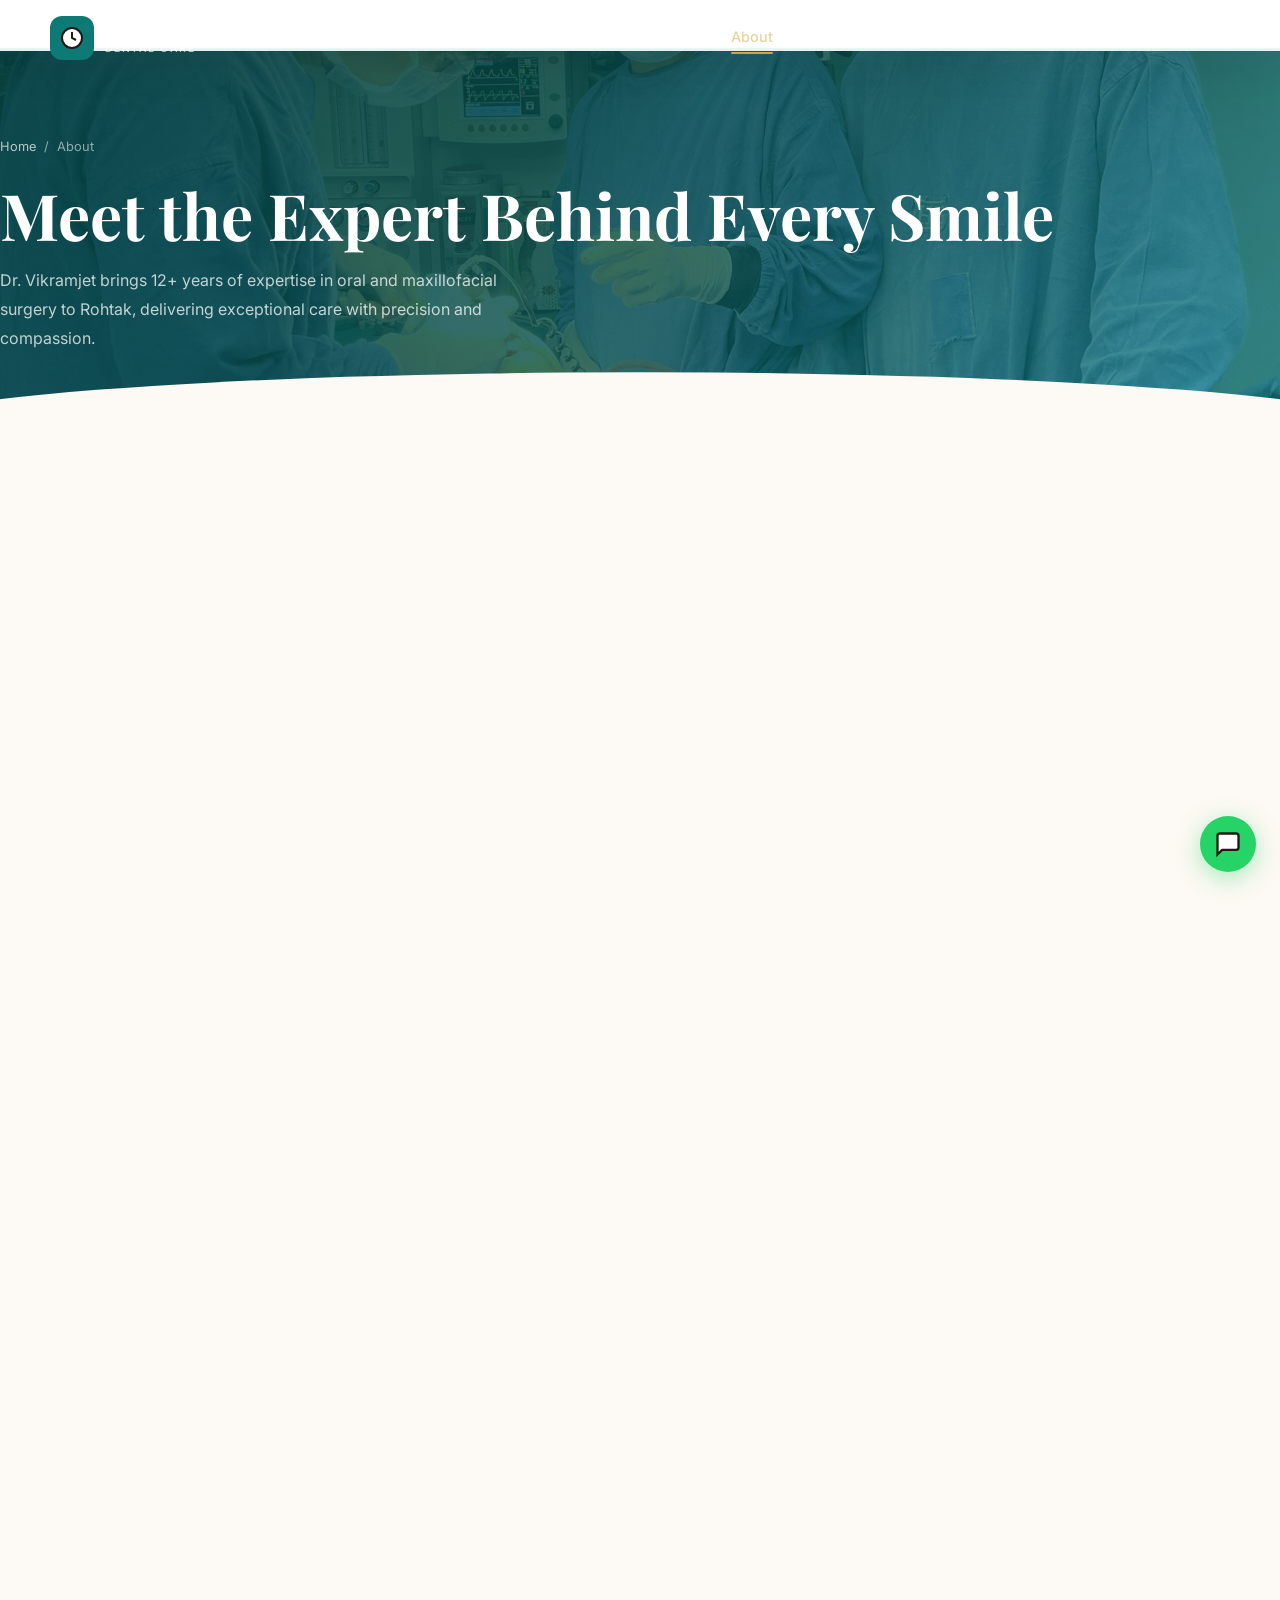
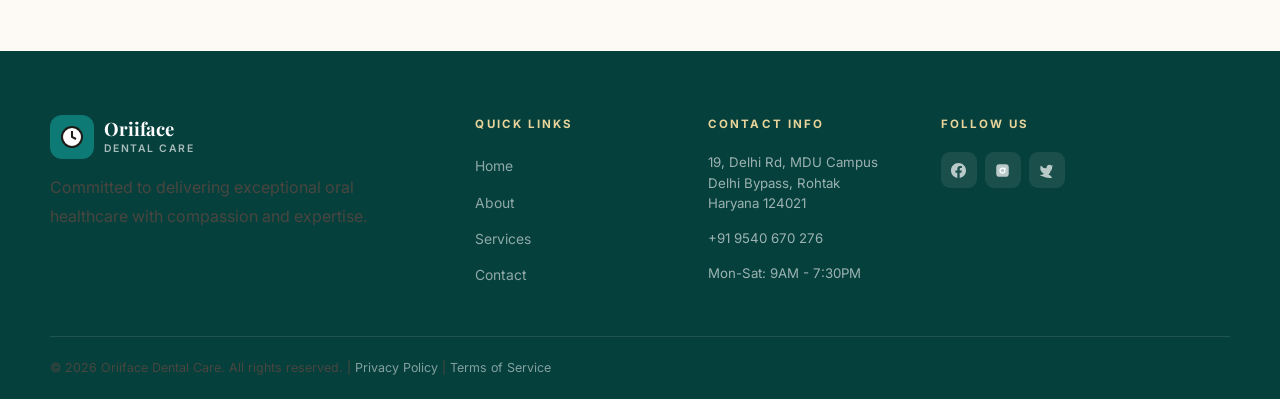
<file: about.html>
<!DOCTYPE html>
<html lang="en">
<head>
    <meta charset="UTF-8">
    <meta name="viewport" content="width=device-width, initial-scale=1.0">
    <meta name="description" content="Meet Dr. Vikramjet, BDS MDS, Consultant Oral & Maxillofacial Surgeon. 12+ years experience. Oriiface Dental Care, Rohtak.">
    <meta name="keywords" content="dentist Rohtak, oral surgeon Rohtak, Dr. Vikramjet, dental specialist, maxillofacial surgeon, dental care Rohtak">
    <meta name="author" content="Oriiface Dental Care">
    <meta property="og:type" content="website">
    <meta property="og:title" content="About Dr. Vikramjet — Oriiface Dental Care, Rohtak">
    <meta property="og:description" content="Meet Dr. Vikramjet, BDS MDS, Consultant Oral & Maxillofacial Surgeon. 12+ years experience. Oriiface Dental Care, Rohtak.">
    <meta property="og:image" content="images/clinic-2.jpg">
    <meta property="og:url" content="https://oriiface.in/about.html">
    <link rel="canonical" href="https://oriiface.in/about.html">
    <meta name="geo.placename" content="Rohtak">
    <meta name="geo.region" content="IN-HR">
    <meta name="ICBM" content="28.8918, 77.0621">
    <title>About Dr. Vikramjet — Oriiface Dental Care, Rohtak</title>
    <link rel="stylesheet" href="css/style.css">
</head>
<body>

    <!-- Navigation -->
    <nav class="navbar">
        <div class="nav-inner container">
            <div class="nav-logo">
                <div class="logo-mark">
                    <svg width="24" height="24" viewBox="0 0 24 24" fill="none" stroke="currentColor" stroke-width="2">
                        <path d="M12 2C6.48 2 2 6.48 2 12s4.48 10 10 10 10-4.48 10-10S17.52 2 12 2z"></path>
                        <path d="M12 6v6l4 2"></path>
                    </svg>
                </div>
                <div class="logo-text">
                    <strong>Oriiface</strong>
                    <span>Dental Care</span>
                </div>
            </div>

            <div class="nav-links">
                <a href="index.html">Home</a>
                <a href="services.html">Services</a>
                <a href="about.html" class="active">About</a>
                <a href="contact.html">Contact</a>
            </div>

            <div class="nav-right"></div>

            <div class="hamburger">
                <span class="bar"></span>
                <span class="bar"></span>
                <span class="bar"></span>
            </div>
        </div>
    </nav>

    <!-- Mobile Menu -->
    <div class="mobile-menu">
        <a href="index.html">Home</a>
        <a href="services.html">Services</a>
        <a href="about.html" class="active">About</a>
        <a href="contact.html">Contact</a>
    </div>

    <!-- WhatsApp Float Button -->
    <a href="https://wa.me/919540670276" class="wa-float" target="_blank" title="Chat on WhatsApp">
        <svg width="24" height="24" viewBox="0 0 24 24" fill="none" stroke="currentColor" stroke-width="2">
            <path d="M21 15a2 2 0 0 1-2 2H7l-4 4V5a2 2 0 0 1 2-2h14a2 2 0 0 1 2 2z"></path>
        </svg>
    </a>

    <!-- Page Hero -->
    <section class="page-hero">
        <div class="page-hero-bg about-bg"></div>
        <div class="page-hero-content">
            <div class="breadcrumb">
                <a href="index.html">Home</a>
                <span>/</span>
                <span>About</span>
            </div>
            <h1>Meet the Expert Behind Every Smile</h1>
            <p>Dr. Vikramjet brings 12+ years of expertise in oral and maxillofacial surgery to Rohtak, delivering exceptional care with precision and compassion.</p>
        </div>
        <div class="page-hero-wave"></div>
    </section>

    <!-- About Story Section -->
    <section class="about-story-section reveal">
        <div class="container">
            <div class="about-story-grid">
                <!-- Left Column: Images and Badge -->
                <div class="about-imgs">
                    <div class="about-img-big">
                        <img src="images/clinic-2.jpg" alt="Oriiface Dental Care Clinic">
                    </div>
                    <div class="about-img-sm">
                        <img src="images/clinic-3.jpg" alt="Dental Care Services">
                    </div>
                    <div class="about-stat-badge">
                        <strong>5000+</strong>
                        <span>Happy Patients</span>
                    </div>
                </div>

                <!-- Right Column: Story Content -->
                <div class="about-content">
                    <span class="eyebrow">About Oriiface</span>
                    <h2>Redefining Dental Excellence in <em>Rohtak</em></h2>
                    <p>Oriiface Dental Care and Maxillofacial Center was established with a singular vision: to bring world-class dental care to the heart of Rohtak. Located on the Delhi Road near MDU campus, our clinic stands as a beacon of modern dentistry, combining advanced technology with personalized patient care.</p>
                    <p>We believe that every smile tells a story, and we're honored to be part of yours. Our mission is not just to treat teeth, but to build lasting relationships with our patients based on trust, transparency, and exceptional clinical outcomes. Serving the vibrant Rohtak community, we've earned the privilege of caring for thousands of families.</p>
                    <p>With a team led by highly qualified specialists and state-of-the-art facilities, Oriiface is committed to making quality dental care accessible, affordable, and anxiety-free for everyone who walks through our doors.</p>
                </div>
            </div>
        </div>
    </section>

    <!-- Doctor Full Profile Section -->
    <section class="doc-profile reveal">
        <div class="container">
            <div class="doc-profile-grid">
                <!-- Left Column: Doctor Photo Card -->
                <div class="doc-photo-card">
                    <img src="images/clinic-4.jpg" alt="Dr. Vikramjet">
                    <div class="doc-photo-info">
                        <h3>Dr. Vikramjet</h3>
                        <span class="doc-role">Consultant Oral & Maxillofacial Surgeon</span>
                        <p>BDS, MDS</p>
                        <div class="qual-badge">
                            <span>BDS</span>
                            <span>MDS</span>
                        </div>
                    </div>
                </div>

                <!-- Right Column: Doctor Details -->
                <div class="doc-detail">
                    <span class="eyebrow">Lead Specialist</span>
                    <h2>Dr. Vikramjet</h2>
                    <span class="doc-title-line">BDS, MDS | Consultant Oral & Maxillofacial Surgeon</span>

                    <p>With over 12 years of dedicated practice in oral and maxillofacial surgery, Dr. Vikramjet brings a wealth of clinical expertise to every procedure. His approach combines technical excellence with genuine compassion for patient comfort and outcomes. Whether performing complex surgical cases or straightforward restorative work, he applies the same meticulous attention and modern techniques to ensure the best results.</p>

                    <p>Dr. Vikramjet's philosophy centers on patient education and empowerment. He believes that informed patients make better decisions about their oral health and are more committed to long-term care. His warm demeanor and clear communication have earned him the trust of thousands of satisfied patients across Rohtak and surrounding regions.</p>

                    <h4>Academic & Clinical Journey</h4>
                    <div class="timeline">
                        <div class="tl-item">
                            <div class="tl-dot"></div>
                            <div class="tl-content">
                                <h4>BDS – Bachelor of Dental Surgery</h4>
                                <p>Foundational training in comprehensive dental sciences and clinical practice</p>
                            </div>
                        </div>
                        <div class="tl-item">
                            <div class="tl-dot"></div>
                            <div class="tl-content">
                                <h4>MDS – Master in Oral & Maxillofacial Surgery</h4>
                                <p>Advanced specialization in surgical dentistry and complex oral procedures</p>
                            </div>
                        </div>
                        <div class="tl-item">
                            <div class="tl-dot"></div>
                            <div class="tl-content">
                                <h4>Ex-Resident, PGIMS Rohtak</h4>
                                <p>Post Graduate Institute of Medical Sciences – Advanced training in oral surgery and patient care management</p>
                            </div>
                        </div>
                        <div class="tl-item">
                            <div class="tl-dot"></div>
                            <div class="tl-content">
                                <h4>Senior Resident, JLNMCH</h4>
                                <p>Jawaharlal Nehru Medical College Hospital – Leadership experience in clinical training and surgical management</p>
                            </div>
                        </div>
                    </div>

                    <h4>Hospital Affiliations</h4>
                    <div class="hosp-cards">
                        <div class="hosp-card">
                            <svg width="32" height="32" viewBox="0 0 24 24" fill="none" stroke="currentColor" stroke-width="2">
                                <path d="M3 9l9-7 9 7v11a2 2 0 0 1-2 2H5a2 2 0 0 1-2-2z"></path>
                                <polyline points="9 22 9 12 15 12 15 22"></polyline>
                            </svg>
                            <div>
                                <strong>Nobel Health City</strong>
                                <span>Rohtak</span>
                            </div>
                        </div>
                        <div class="hosp-card">
                            <svg width="32" height="32" viewBox="0 0 24 24" fill="none" stroke="currentColor" stroke-width="2">
                                <path d="M3 9l9-7 9 7v11a2 2 0 0 1-2 2H5a2 2 0 0 1-2-2z"></path>
                                <polyline points="9 22 9 12 15 12 15 22"></polyline>
                            </svg>
                            <div>
                                <strong>Holy Heart Superspeciality Hospital</strong>
                                <span>Rohtak</span>
                            </div>
                        </div>
                    </div>
                </div>
            </div>
        </div>
    </section>

    <!-- Values Section -->
    <section class="values-section reveal">
        <div class="container">
            <div class="text-center">
                <span class="eyebrow">Our Values</span>
                <h2>What Drives Us</h2>
            </div>
            <div class="values-grid">
                <div class="val-card">
                    <div class="val-icon">
                        <svg width="40" height="40" viewBox="0 0 24 24" fill="none" stroke="currentColor" stroke-width="2">
                            <path d="M20.84 4.61a5.5 5.5 0 0 0-7.78 0L12 5.67l-1.06-1.06a5.5 5.5 0 0 0-7.78 7.78l1.06 1.06L12 21.23l7.78-7.78 1.06-1.06a5.5 5.5 0 0 0 0-7.78z"></path>
                        </svg>
                    </div>
                    <h4>Patient First</h4>
                    <p>Your comfort, safety, and satisfaction guide every decision we make.</p>
                </div>
                <div class="val-card">
                    <div class="val-icon">
                        <svg width="40" height="40" viewBox="0 0 24 24" fill="none" stroke="currentColor" stroke-width="2">
                            <polyline points="20 6 9 17 4 12"></polyline>
                        </svg>
                    </div>
                    <h4>Clinical Excellence</h4>
                    <p>We blend cutting-edge techniques with proven expertise to deliver superior results.</p>
                </div>
                <div class="val-card">
                    <div class="val-icon">
                        <svg width="40" height="40" viewBox="0 0 24 24" fill="none" stroke="currentColor" stroke-width="2">
                            <rect x="3" y="5" width="18" height="14" rx="2"></rect>
                            <line x1="3" y1="10" x2="21" y2="10"></line>
                        </svg>
                    </div>
                    <h4>Transparent Pricing</h4>
                    <p>No hidden costs. We discuss treatment options and pricing upfront.</p>
                </div>
                <div class="val-card">
                    <div class="val-icon">
                        <svg width="40" height="40" viewBox="0 0 24 24" fill="none" stroke="currentColor" stroke-width="2">
                            <path d="M17 21v-2a4 4 0 0 0-4-4H5a4 4 0 0 0-4 4v2"></path>
                            <circle cx="9" cy="7" r="4"></circle>
                            <path d="M23 21v-2a4 4 0 0 0-3-3.87"></path>
                            <path d="M16 3.13a4 4 0 0 1 0 7.75"></path>
                        </svg>
                    </div>
                    <h4>Personalized Care</h4>
                    <p>Each patient is unique. We tailor treatment plans to your individual needs.</p>
                </div>
                <div class="val-card">
                    <div class="val-icon">
                        <svg width="40" height="40" viewBox="0 0 24 24" fill="none" stroke="currentColor" stroke-width="2">
                            <rect x="3" y="3" width="18" height="18" rx="2"></rect>
                            <line x1="9" y1="9" x2="15" y2="15"></line>
                            <line x1="15" y1="9" x2="9" y2="15"></line>
                        </svg>
                    </div>
                    <h4>Modern Technology</h4>
                    <p>We invest in the latest equipment and techniques for optimal outcomes.</p>
                </div>
                <div class="val-card">
                    <div class="val-icon">
                        <svg width="40" height="40" viewBox="0 0 24 24" fill="none" stroke="currentColor" stroke-width="2">
                            <path d="M12 2C6.48 2 2 6.48 2 12s4.48 10 10 10 10-4.48 10-10S17.52 2 12 2z"></path>
                            <line x1="12" y1="6" x2="12" y2="12"></line>
                            <line x1="12" y1="12" x2="16" y2="12"></line>
                        </svg>
                    </div>
                    <h4>Community Roots</h4>
                    <p>We're proud to serve Rohtak and remain committed to this community's wellbeing.</p>
                </div>
            </div>
        </div>
    </section>

    <!-- Gallery Section -->
    <section class="gallery-section reveal">
        <div class="container">
            <div class="text-center">
                <span class="eyebrow">Our Clinic</span>
                <h2>Visit Our State-of-the-Art Facility</h2>
            </div>
            <div class="gallery-grid">
                <div class="gal-item">
                    <img src="images/clinic-4.jpg" alt="Treatment Room 1">
                    <div class="gal-overlay">
                        <span>Treatment Room 1</span>
                    </div>
                </div>
                <div class="gal-item">
                    <img src="images/clinic-5.jpg" alt="Consultation Room">
                    <div class="gal-overlay">
                        <span>Consultation Room</span>
                    </div>
                </div>
                <div class="gal-item">
                    <img src="images/clinic-6.jpg" alt="Treatment Room 2">
                    <div class="gal-overlay">
                        <span>Treatment Room 2</span>
                    </div>
                </div>
            </div>
        </div>
    </section>

    <!-- Stats Section -->
    <section class="stats-section reveal">
        <div class="container">
            <div class="stats-grid">
                <div class="stat-card">
                    <div class="stat-number">5000+</div>
                    <div class="stat-label">Happy Patients</div>
                </div>
                <div class="stat-card">
                    <div class="stat-number">12+</div>
                    <div class="stat-label">Years Experience</div>
                </div>
                <div class="stat-card">
                    <div class="stat-number">5.0★</div>
                    <div class="stat-label">Google Rating</div>
                </div>
                <div class="stat-card">
                    <div class="stat-number">2</div>
                    <div class="stat-label">Hospital Partners</div>
                </div>
            </div>
        </div>
    </section>

    <!-- CTA Section -->
    <section class="cta-section reveal">
        <div class="container">
            <h2>Ready to Transform Your Smile?</h2>
            <p>Book your consultation with Dr. Vikramjet today. We're here to answer your questions and help you achieve your best smile.</p>
            <div class="cta-buttons">
                <button class="btn btn-primary" onclick="window.location.href='tel:+919540670276';">Call Us Now</button>
                <a href="https://wa.me/919540670276" class="btn btn-secondary" target="_blank">Message on WhatsApp</a>
            </div>
        </div>
    </section>

    <!-- Footer -->
    <footer class="footer">
        <div class="container">
            <div class="footer-grid">
                <div class="footer-col">
                    <div class="f-logo-row">
                        <div class="logo-mark">
                            <svg width="24" height="24" viewBox="0 0 24 24" fill="none" stroke="currentColor" stroke-width="2">
                                <path d="M12 2C6.48 2 2 6.48 2 12s4.48 10 10 10 10-4.48 10-10S17.52 2 12 2z"></path>
                                <path d="M12 6v6l4 2"></path>
                            </svg>
                        </div>
                        <div class="logo-text">
                            <strong>Oriiface</strong>
                            <span>Dental Care</span>
                        </div>
                    </div>
                    <p>Committed to delivering exceptional oral healthcare with compassion and expertise.</p>
                </div>
                <div class="footer-col">
                    <h5>Quick Links</h5>
                    <ul>
                        <li><a href="index.html">Home</a></li>
                        <li><a href="about.html">About</a></li>
                        <li><a href="services.html">Services</a></li>
                        <li><a href="contact.html">Contact</a></li>
                    </ul>
                </div>
                <div class="footer-col">
                    <h5>Contact Info</h5>
                    <div class="f-info">
                        <div class="f-info-row">
                            <span>19, Delhi Rd, MDU Campus<br>Delhi Bypass, Rohtak<br>Haryana 124021</span>
                        </div>
                        <div class="f-info-row">
                            <span><a href="tel:+919540670276">+91 9540 670 276</a></span>
                        </div>
                        <div class="f-info-row">
                            <span>Mon-Sat: 9AM - 7:30PM</span>
                        </div>
                    </div>
                </div>
                <div class="footer-col">
                    <h5>Follow Us</h5>
                    <div class="social-row">
                        <a href="#" class="social-link" title="Facebook">
                            <svg width="15" height="15" viewBox="0 0 24 24" fill="currentColor">
                                <path d="M24 12.073c0-6.627-5.373-12-12-12s-12 5.373-12 12c0 5.99 4.388 10.954 10.125 11.854v-8.385H7.078v-3.47h3.047V9.43c0-3.007 1.792-4.669 4.533-4.669 1.312 0 2.686.235 2.686.235v2.953H15.83c-1.491 0-1.956.925-1.956 1.874v2.25h3.328l-.532 3.47h-2.796v8.385C19.612 23.027 24 18.062 24 12.073z"></path>
                            </svg>
                        </a>
                        <a href="#" class="social-link" title="Instagram">
                            <svg width="15" height="15" viewBox="0 0 24 24" fill="currentColor">
                                <rect x="2" y="2" width="20" height="20" rx="5" ry="5"></rect>
                                <path d="M12 7a5 5 0 1 0 0 10 5 5 0 0 0 0-10zm0 2a3 3 0 1 1 0 6 3 3 0 0 1 0-6zm4.5-2a1 1 0 1 0 0 2 1 1 0 0 0 0-2z" fill="#fff"></path>
                            </svg>
                        </a>
                        <a href="#" class="social-link" title="Twitter">
                            <svg width="15" height="15" viewBox="0 0 24 24" fill="currentColor">
                                <path d="M23 3a10.9 10.9 0 01-3.14 1.53 4.48 4.48 0 00-7.86 3v1A10.66 10.66 0 013 4s-4 9 5 13a11.64 11.64 0 01-7 2s9 5 20 5a9.5 9.5 0 00-9-5.5c4.75 2.25 7-7 7-7s1.1 2 2-4a4.5 4.5 0 00-1-4.5z"></path>
                            </svg>
                        </a>
                    </div>
                </div>
            </div>
            <div class="footer-bottom">
                <p>&copy; 2026 Oriiface Dental Care. All rights reserved. | <a href="#">Privacy Policy</a> | <a href="#">Terms of Service</a></p>
            </div>
        </div>
    </footer>

    <script src="js/main.js"></script>
</body>
</html>
</file>
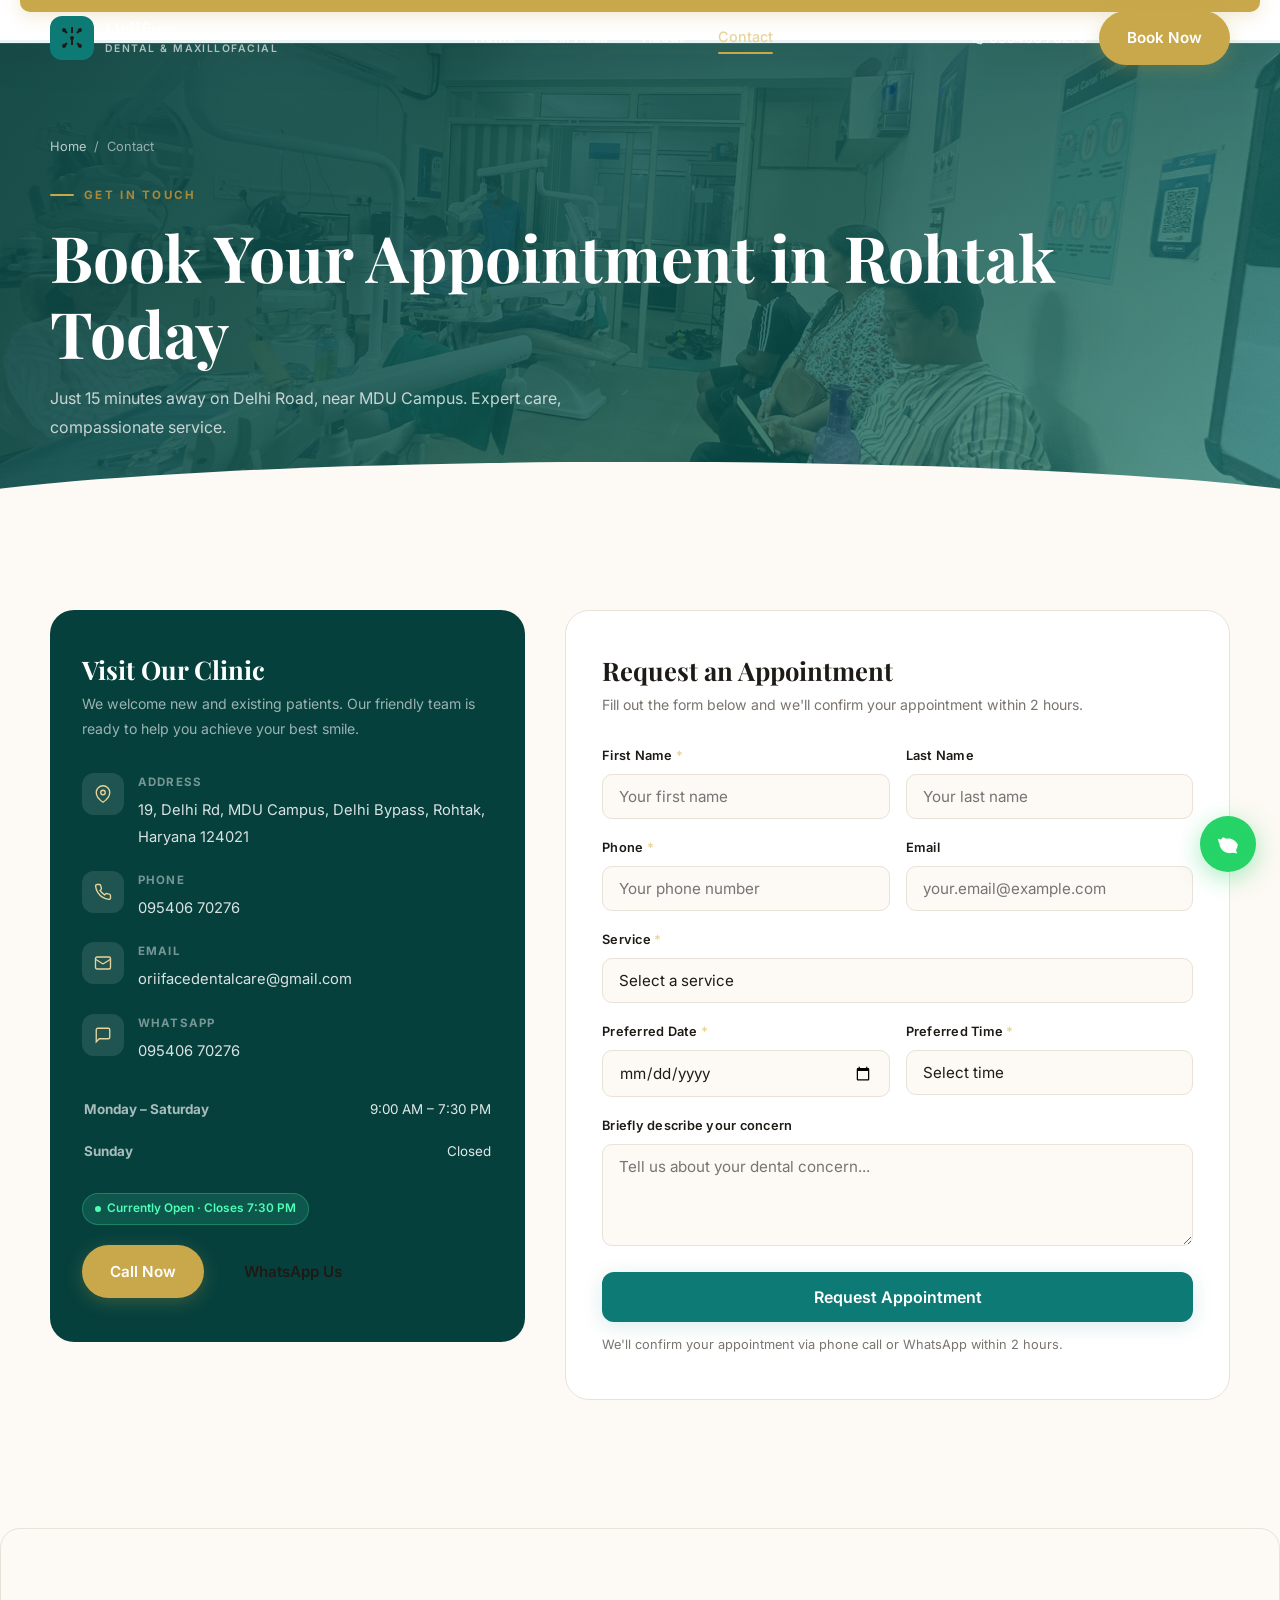
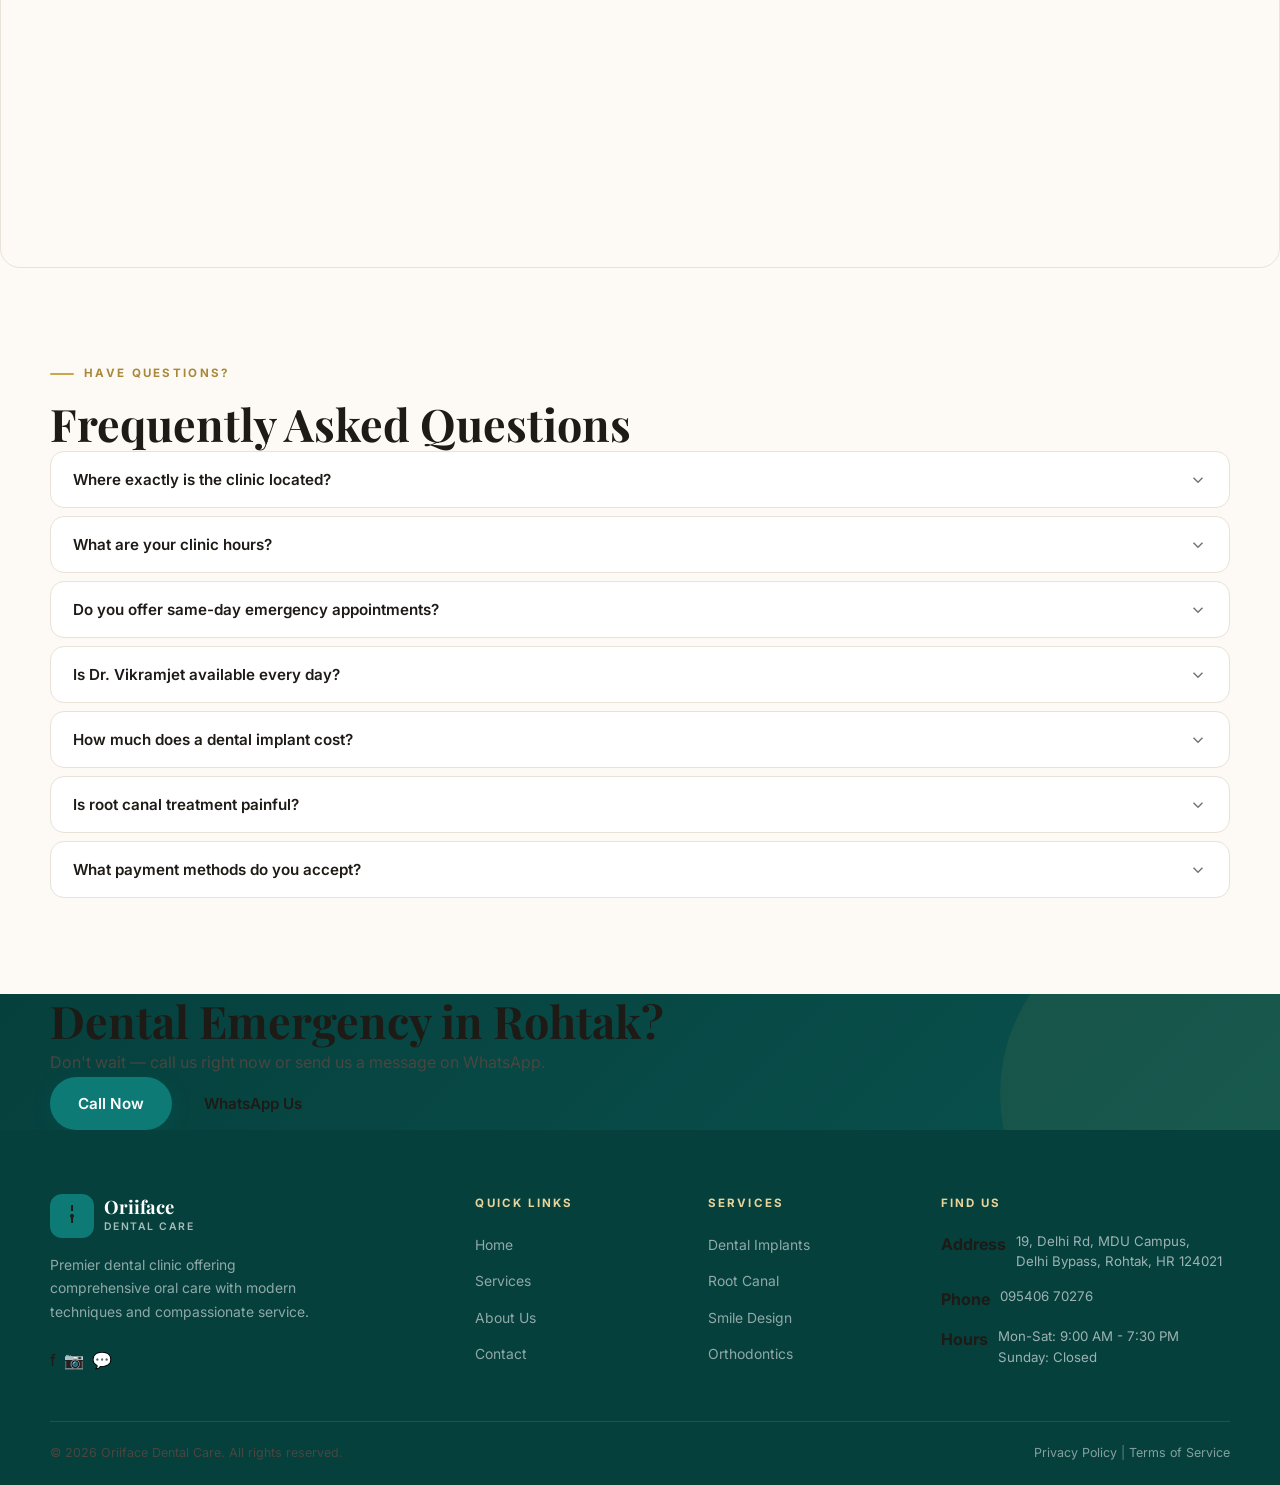
<file: contact.html>
<!DOCTYPE html>
<html lang="en">
<head>
    <meta charset="UTF-8">
    <meta name="viewport" content="width=device-width, initial-scale=1.0">
    <meta name="description" content="Contact Oriiface Dental Care in Rohtak. Book your dental appointment online. Located on Delhi Road near MDU Campus. Call 095406 70276.">
    <meta name="keywords" content="contact dentist Rohtak, dental appointment Rohtak, dentist near MDU, dental clinic contact, book dental appointment online">
    <meta name="author" content="Oriiface Dental Care">
    <meta property="og:type" content="website">
    <meta property="og:title" content="Contact Oriiface Dental Care — Book Appointment, Rohtak">
    <meta property="og:description" content="Contact us to book your dental appointment. Located on Delhi Road near MDU Campus. Call 095406 70276 or fill the form.">
    <meta property="og:image" content="images/clinic-7.jpg">
    <meta property="og:url" content="https://oriiface.in/contact.html">
    <link rel="canonical" href="https://oriiface.in/contact.html">
    <title>Contact Oriiface Dental Care — Book Appointment, Rohtak</title>
    <link rel="stylesheet" href="css/style.css">
    <script type="application/ld+json">
    {
        "@context": "https://schema.org",
        "@type": "Dentist",
        "name": "Oriiface Dental Care",
        "image": "https://oriiface.in/images/clinic-7.jpg",
        "description": "Premier dental clinic in Rohtak offering implants, root canal, smile design, orthodontics, and more.",
        "address": {
            "@type": "PostalAddress",
            "streetAddress": "19, Delhi Rd, MDU campus, Delhi Bypass",
            "addressLocality": "Rohtak",
            "addressRegion": "Haryana",
            "postalCode": "124021",
            "addressCountry": "IN"
        },
        "telephone": "+919540670276",
        "url": "https://oriiface.in",
        "openingHoursSpecification": [
            {
                "@type": "OpeningHoursSpecification",
                "dayOfWeek": ["Monday", "Tuesday", "Wednesday", "Thursday", "Friday", "Saturday"],
                "opens": "09:00",
                "closes": "19:30"
            },
            {
                "@type": "OpeningHoursSpecification",
                "dayOfWeek": "Sunday",
                "closes": "00:00"
            }
        ],
        "priceRange": "₹"
    }
    </script>
</head>
<body>

    <!-- Navigation -->
    <nav class="navbar">
        <div class="nav-inner container">
            <div class="nav-logo">
                <div class="logo-mark">
                    <svg width="24" height="24" viewBox="0 0 24 24" fill="none" stroke="currentColor" stroke-width="2">
                        <circle cx="12" cy="12" r="1"></circle>
                        <path d="M12 1v6m0 6v6"></path>
                        <circle cx="4.22" cy="4.22" r="1"></circle>
                        <path d="M2.81 2.81l4.24 4.24"></path>
                        <circle cx="4.22" cy="19.78" r="1"></circle>
                        <path d="M2.81 21.19l4.24-4.24"></path>
                        <circle cx="19.78" cy="4.22" r="1"></circle>
                        <path d="M21.19 2.81l-4.24 4.24"></path>
                        <circle cx="19.78" cy="19.78" r="1"></circle>
                        <path d="M21.19 21.19l-4.24-4.24"></path>
                    </svg>
                </div>
                <div class="logo-text">
                    <strong>Oriiface</strong>
                    <span>Dental & Maxillofacial</span>
                </div>
            </div>
            <div class="nav-links">
                <a href="index.html">Home</a>
                <a href="services.html">Services</a>
                <a href="about.html">About</a>
                <a href="contact.html" class="active">Contact</a>
            </div>
            <div class="nav-right">
                <a href="tel:095406 70276" class="nav-call">
                    <svg width="14" height="14" viewBox="0 0 24 24" fill="none" stroke="currentColor" stroke-width="2">
                        <path d="M22 16.92v3a2 2 0 0 1-2.18 2 19.79 19.79 0 0 1-8.63-3.07 19.5 19.5 0 0 1-6-6 19.79 19.79 0 0 1-3.07-8.67A2 2 0 0 1 4.11 2h3a2 2 0 0 1 2 1.72 12.84 12.84 0 0 0 .7 2.81 2 2 0 0 1-.45 2.11L8.09 9.91a16 16 0 0 0 6 6l1.27-1.27a2 2 0 0 1 2.11-.45 12.84 12.84 0 0 0 2.81.7A2 2 0 0 1 22 16.92z"></path>
                    </svg>
                    095406 70276
                </a>
                <a href="contact.html" class="btn btn-gold">Book Now</a>
            </div>
            <button class="hamburger">
                <span></span>
                <span></span>
                <span></span>
            </button>
        </div>
    </nav>

    <!-- Mobile Menu -->
    <div class="mobile-menu">
        <a href="index.html">Home</a>
        <a href="services.html">Services</a>
        <a href="about.html">About</a>
        <a href="contact.html" class="active">Contact</a>
        <div class="divider"></div>
        <a href="contact.html" class="btn btn-gold">Book Appointment</a>
    </div>

    <!-- WhatsApp Float Button -->
    <a href="https://wa.me/919540670276" class="wa-float" target="_blank" title="Chat on WhatsApp">
        <svg width="24" height="24" viewBox="0 0 24 24" fill="currentColor">
            <path d="M17.472 14.382c-.297-.149-1.758-.867-2.03-.967-.272-.099-.471-.148-.67.15-.197.297-.767.966-.94 1.164-.173.199-.347.223-.644.075-.297-.15-1.255-.463-2.39-1.475-.883-.788-1.48-1.761-1.653-2.059-.173-.297-.018-.458.13-.606.134-.133.298-.347.446-.52.149-.174.198-.298.298-.497.099-.198.05-.371-.025-.52-.075-.149-.669-1.612-.916-2.207-.242-.579-.487-.5-.67-.51-.173-.008-.371-.01-.57-.01-.198 0-.52.074-.792.372-.272.297-1.04 1.016-1.04 2.479 0 1.462 1.065 2.875 1.213 3.074.149.198 2.096 3.2 5.076 4.487.709.306 1.262.489 1.694.625.712.227 1.36.195 1.871.118.571-.085 1.758-.719 2.006-1.413.248-.694.248-1.289.173-1.413-.074-.124-.272-.198-.57-.347m-5.421-7.403h-.004a9.87 9.87 0 00-4.868 1.159l-.345.197-3.57-.937.954 3.467.236.383a9.879 9.879 0 001.516 4.383c1.713 2.786 4.335 4.233 7.39 4.233.923 0 1.84-.109 2.74-.32l.405-.093 3.231.78-.844-3.075.068-.118a9.905 9.905 0 001.476-4.521A9.9 9.9 0 0011.651 6.979z"/>
        </svg>
    </a>

    <!-- Page Hero -->
    <section class="page-hero">
        <div class="page-hero-bg contact-bg"></div>
        <div class="page-hero-wave"></div>
        <div class="page-hero-content container">
            <div class="breadcrumb">
                <a href="index.html">Home</a>
                <span>/</span>
                <span>Contact</span>
            </div>
            <span class="eyebrow">Get In Touch</span>
            <h1>Book Your Appointment in Rohtak Today</h1>
            <p class="hero-subtitle">Just 15 minutes away on Delhi Road, near MDU Campus. Expert care, compassionate service.</p>
        </div>
    </section>

    <!-- Contact Section -->
    <section class="section">
        <div class="container">
            <div class="contact-grid">
                <!-- Contact Card -->
                <div class="contact-card reveal d1">
                    <h3>Visit Our Clinic</h3>
                    <p>We welcome new and existing patients. Our friendly team is ready to help you achieve your best smile.</p>

                    <div class="contact-row">
                        <div class="contact-ico">
                            <svg width="18" height="18" viewBox="0 0 24 24" fill="none" stroke="currentColor" stroke-width="2">
                                <path d="M21 10c0 7-9 13-9 13s-9-6-9-13a9 9 0 0 1 18 0z"></path>
                                <circle cx="12" cy="10" r="3"></circle>
                            </svg>
                        </div>
                        <div>
                            <strong>Address</strong>
                            <span>19, Delhi Rd, MDU Campus, Delhi Bypass, Rohtak, Haryana 124021</span>
                        </div>
                    </div>

                    <div class="contact-row">
                        <div class="contact-ico">
                            <svg width="18" height="18" viewBox="0 0 24 24" fill="none" stroke="currentColor" stroke-width="2">
                                <path d="M22 16.92v3a2 2 0 0 1-2.18 2 19.79 19.79 0 0 1-8.63-3.07 19.5 19.5 0 0 1-6-6 19.79 19.79 0 0 1-3.07-8.67A2 2 0 0 1 4.11 2h3a2 2 0 0 1 2 1.72 12.84 12.84 0 0 0 .7 2.81 2 2 0 0 1-.45 2.11L8.09 9.91a16 16 0 0 0 6 6l1.27-1.27a2 2 0 0 1 2.11-.45 12.84 12.84 0 0 0 2.81.7A2 2 0 0 1 22 16.92z"></path>
                            </svg>
                        </div>
                        <div>
                            <strong>Phone</strong>
                            <a href="tel:+919540670276">095406 70276</a>
                        </div>
                    </div>

                    <div class="contact-row">
                        <div class="contact-ico">
                            <svg width="18" height="18" viewBox="0 0 24 24" fill="none" stroke="currentColor" stroke-width="2">
                                <rect x="2" y="4" width="20" height="16" rx="2"></rect>
                                <path d="m22 7-8.97 5.7a1.94 1.94 0 0 1-2.06 0L2 7"></path>
                            </svg>
                        </div>
                        <div>
                            <strong>Email</strong>
                            <a href="mailto:oriifacedentalcare@gmail.com">oriifacedentalcare@gmail.com</a>
                        </div>
                    </div>

                    <div class="contact-row">
                        <div class="contact-ico">
                            <svg width="18" height="18" viewBox="0 0 24 24" fill="none" stroke="currentColor" stroke-width="2">
                                <path d="M21 15a2 2 0 0 1-2 2H7l-4 4V5a2 2 0 0 1 2-2h14a2 2 0 0 1 2 2z"></path>
                            </svg>
                        </div>
                        <div>
                            <strong>WhatsApp</strong>
                            <a href="https://wa.me/919540670276">095406 70276</a>
                        </div>
                    </div>

                    <table class="hrs-table">
                        <tbody>
                            <tr>
                                <td><strong>Monday – Saturday</strong></td>
                                <td>9:00 AM – 7:30 PM</td>
                            </tr>
                            <tr>
                                <td><strong>Sunday</strong></td>
                                <td>Closed</td>
                            </tr>
                        </tbody>
                    </table>

                    <div class="open-badge">
                        <i></i>
                        <span>Currently Open · Closes 7:30 PM</span>
                    </div>

                    <div style="display: flex; gap: 12px; margin-top: 20px;">
                        <a href="tel:+919540670276" class="btn btn-gold">Call Now</a>
                        <a href="https://wa.me/919540670276" target="_blank" class="btn btn-secondary">WhatsApp Us</a>
                    </div>
                </div>

                <!-- Booking Form -->
                <div class="booking-form reveal d2">
                    <h3>Request an Appointment</h3>
                    <p class="form-note">Fill out the form below and we'll confirm your appointment within 2 hours.</p>

                    <form id="apt-form">
                        <div class="form-row">
                            <div class="form-group">
                                <label for="firstName">First Name <span style="color: var(--gold-mid);">*</span></label>
                                <input type="text" id="firstName" name="firstName" placeholder="Your first name" required>
                            </div>
                            <div class="form-group">
                                <label for="lastName">Last Name</label>
                                <input type="text" id="lastName" name="lastName" placeholder="Your last name">
                            </div>
                        </div>

                        <div class="form-row">
                            <div class="form-group">
                                <label for="phone">Phone <span style="color: var(--gold-mid);">*</span></label>
                                <input type="tel" id="phone" name="phone" placeholder="Your phone number" required>
                            </div>
                            <div class="form-group">
                                <label for="email">Email</label>
                                <input type="email" id="email" name="email" placeholder="your.email@example.com">
                            </div>
                        </div>

                        <div class="form-group">
                            <label for="service">Service <span style="color: var(--gold-mid);">*</span></label>
                            <select id="service" name="service" required>
                                <option value="">Select a service</option>
                                <option value="general-checkup">General Check-up</option>
                                <option value="dental-implant">Dental Implant</option>
                                <option value="root-canal">Root Canal</option>
                                <option value="smile-design">Smile Design</option>
                                <option value="orthodontics">Orthodontics</option>
                                <option value="crown-bridge">Crown & Bridge</option>
                                <option value="teeth-whitening">Teeth Whitening</option>
                                <option value="childrens-dentistry">Children's Dentistry</option>
                                <option value="oral-surgery">Oral Surgery</option>
                                <option value="emergency">Emergency</option>
                                <option value="other">Other</option>
                            </select>
                        </div>

                        <div class="form-row">
                            <div class="form-group">
                                <label for="prefDate">Preferred Date <span style="color: var(--gold-mid);">*</span></label>
                                <input type="date" id="prefDate" name="prefDate" required>
                            </div>
                            <div class="form-group">
                                <label for="prefTime">Preferred Time <span style="color: var(--gold-mid);">*</span></label>
                                <select id="prefTime" name="prefTime" required>
                                    <option value="">Select time</option>
                                    <option value="09:00">9:00 AM</option>
                                    <option value="10:00">10:00 AM</option>
                                    <option value="11:00">11:00 AM</option>
                                    <option value="12:00">12:00 PM</option>
                                    <option value="02:00">2:00 PM</option>
                                    <option value="03:00">3:00 PM</option>
                                    <option value="04:00">4:00 PM</option>
                                    <option value="05:00">5:00 PM</option>
                                    <option value="06:30">6:30 PM</option>
                                </select>
                            </div>
                        </div>

                        <div class="form-group">
                            <label for="message">Briefly describe your concern</label>
                            <textarea id="message" name="message" placeholder="Tell us about your dental concern..." rows="4"></textarea>
                        </div>

                        <button type="submit" class="btn btn-primary form-submit">Request Appointment</button>

                        <small style="display: block; margin-top: 12px; color: var(--text-soft); font-size: 0.8rem;">
                            We'll confirm your appointment via phone call or WhatsApp within 2 hours.
                        </small>
                    </form>
                </div>
            </div>
        </div>
    </section>

    <!-- Google Maps Section -->
    <section class="map-wrap">
        <iframe
            src="https://www.google.com/maps/embed?pb=!1m18!1m12!1m3!1d3433.866698045563!2d77.07826252346996!3d29.198641520848186!2m3!1f0!2f0!3f0!3m2!1i1024!2i768!4f13.1!3m3!1m2!1s0x390c3f8e8e8e8e8f%3A0x1234567890abcdef!2sOriiface%20Dental%20Care%20and%20Maxillofacial%20Center!5e0!3m2!1sen!2sin!4v1234567890123"
            width="100%"
            height="400"
            style="border:0;"
            allowfullscreen=""
            loading="lazy"
            referrerpolicy="no-referrer-when-downgrade">
        </iframe>
    </section>

    <!-- FAQ Section -->
    <section class="section faq-section">
        <div class="container">
            <span class="eyebrow">Have Questions?</span>
            <h2>Frequently Asked Questions</h2>

            <div class="faq-grid">
                <div class="faq-item">
                    <button class="faq-q">
                        Where exactly is the clinic located?
                        <svg viewBox="0 0 24 24" fill="none" stroke="currentColor" stroke-width="2">
                            <polyline points="6 9 12 15 18 9"></polyline>
                        </svg>
                    </button>
                    <div class="faq-a">
                        <p>We're located at 19, Delhi Road, near MDU Campus, Delhi Bypass, Rohtak, Haryana 124021. It's just 15 minutes away from the main city center and easily accessible by all modes of transportation.</p>
                    </div>
                </div>

                <div class="faq-item">
                    <button class="faq-q">
                        What are your clinic hours?
                        <svg viewBox="0 0 24 24" fill="none" stroke="currentColor" stroke-width="2">
                            <polyline points="6 9 12 15 18 9"></polyline>
                        </svg>
                    </button>
                    <div class="faq-a">
                        <p>Monday to Saturday: 9:00 AM – 7:30 PM. We're closed on Sundays. We're open on public holidays with limited staff, so please call ahead.</p>
                    </div>
                </div>

                <div class="faq-item">
                    <button class="faq-q">
                        Do you offer same-day emergency appointments?
                        <svg viewBox="0 0 24 24" fill="none" stroke="currentColor" stroke-width="2">
                            <polyline points="6 9 12 15 18 9"></polyline>
                        </svg>
                    </button>
                    <div class="faq-a">
                        <p>Yes, we prioritize emergency cases. If you have a dental emergency, call us immediately at 095406 70276. We'll fit you in as soon as possible.</p>
                    </div>
                </div>

                <div class="faq-item">
                    <button class="faq-q">
                        Is Dr. Vikramjet available every day?
                        <svg viewBox="0 0 24 24" fill="none" stroke="currentColor" stroke-width="2">
                            <polyline points="6 9 12 15 18 9"></polyline>
                        </svg>
                    </button>
                    <div class="faq-a">
                        <p>Yes, Dr. Vikramjet is our lead consultant and is available every day during clinic hours (except Sundays). We recommend booking an appointment in advance to ensure his availability.</p>
                    </div>
                </div>

                <div class="faq-item">
                    <button class="faq-q">
                        How much does a dental implant cost?
                        <svg viewBox="0 0 24 24" fill="none" stroke="currentColor" stroke-width="2">
                            <polyline points="6 9 12 15 18 9"></polyline>
                        </svg>
                    </button>
                    <div class="faq-a">
                        <p>Dental implant costs vary depending on the type, material, and complexity of your case. We offer transparent pricing and a free consultation to discuss your specific needs and provide an accurate quote.</p>
                    </div>
                </div>

                <div class="faq-item">
                    <button class="faq-q">
                        Is root canal treatment painful?
                        <svg viewBox="0 0 24 24" fill="none" stroke="currentColor" stroke-width="2">
                            <polyline points="6 9 12 15 18 9"></polyline>
                        </svg>
                    </button>
                    <div class="faq-a">
                        <p>No, not with modern techniques. We use advanced rotary instruments and effective anesthesia. The procedure is virtually painless—comparable to a regular filling. Most patients feel relief afterward.</p>
                    </div>
                </div>

                <div class="faq-item">
                    <button class="faq-q">
                        What payment methods do you accept?
                        <svg viewBox="0 0 24 24" fill="none" stroke="currentColor" stroke-width="2">
                            <polyline points="6 9 12 15 18 9"></polyline>
                        </svg>
                    </button>
                    <div class="faq-a">
                        <p>We accept all major payment methods: cash, UPI, credit cards, and debit cards. Choose the payment method that's most convenient for you.</p>
                    </div>
                </div>
            </div>
        </div>
    </section>

    <!-- Emergency CTA Section -->
    <section class="cta-section">
        <div class="container">
            <h2>Dental Emergency in Rohtak?</h2>
            <p>Don't wait — call us right now or send us a message on WhatsApp.</p>
            <div class="cta-buttons">
                <a href="tel:+919540670276" class="btn btn-primary">Call Now</a>
                <a href="https://wa.me/919540670276" target="_blank" class="btn btn-secondary">WhatsApp Us</a>
            </div>
        </div>
    </section>

    <!-- Footer -->
    <footer class="footer">
        <div class="container">
            <div class="footer-grid">
                <div class="footer-brand">
                    <div class="f-logo-row">
                        <div class="logo-mark">
                            <svg width="24" height="24" viewBox="0 0 24 24" fill="none" stroke="currentColor" stroke-width="2">
                                <circle cx="12" cy="12" r="1"></circle>
                                <path d="M12 1v6m0 6v6"></path>
                            </svg>
                        </div>
                        <div class="logo-text">
                            <strong>Oriiface</strong>
                            <span>Dental Care</span>
                        </div>
                    </div>
                    <p>Premier dental clinic offering comprehensive oral care with modern techniques and compassionate service.</p>
                    <div class="social-row">
                        <a href="#" title="Facebook">f</a>
                        <a href="#" title="Instagram">📷</a>
                        <a href="https://wa.me/919540670276" title="WhatsApp">💬</a>
                    </div>
                </div>

                <div class="footer-col">
                    <h5>Quick Links</h5>
                    <ul>
                        <li><a href="index.html">Home</a></li>
                        <li><a href="services.html">Services</a></li>
                        <li><a href="about.html">About Us</a></li>
                        <li><a href="contact.html">Contact</a></li>
                    </ul>
                </div>

                <div class="footer-col">
                    <h5>Services</h5>
                    <ul>
                        <li><a href="services.html">Dental Implants</a></li>
                        <li><a href="services.html">Root Canal</a></li>
                        <li><a href="services.html">Smile Design</a></li>
                        <li><a href="services.html">Orthodontics</a></li>
                    </ul>
                </div>

                <div class="footer-col">
                    <h5>Find Us</h5>
                    <div class="f-info">
                        <div class="f-info-row">
                            <strong>Address</strong>
                            <span>19, Delhi Rd, MDU Campus,<br>Delhi Bypass, Rohtak, HR 124021</span>
                        </div>
                        <div class="f-info-row">
                            <strong>Phone</strong>
                            <a href="tel:+919540670276">095406 70276</a>
                        </div>
                        <div class="f-info-row">
                            <strong>Hours</strong>
                            <span>Mon-Sat: 9:00 AM - 7:30 PM<br>Sunday: Closed</span>
                        </div>
                    </div>
                </div>
            </div>

            <div class="footer-bottom">
                <p>&copy; 2026 Oriiface Dental Care. All rights reserved.</p>
                <div>
                    <a href="#">Privacy Policy</a> | <a href="#">Terms of Service</a>
                </div>
            </div>
        </div>
    </footer>

    <script src="js/main.js"></script>
    <script>
        // FAQ Accordion
        document.querySelectorAll('.faq-q').forEach(button => {
            button.addEventListener('click', function() {
                const faqItem = this.parentElement;
                const isOpen = faqItem.classList.contains('open');

                document.querySelectorAll('.faq-item').forEach(item => {
                    item.classList.remove('open');
                });

                if (!isOpen) {
                    faqItem.classList.add('open');
                }
            });
        });

        // Form Submission
        const appointmentForm = document.getElementById('apt-form');
        if (appointmentForm) {
            appointmentForm.addEventListener('submit', function(e) {
                e.preventDefault();

                const formData = {
                    firstName: document.getElementById('firstName').value,
                    lastName: document.getElementById('lastName').value,
                    phone: document.getElementById('phone').value,
                    email: document.getElementById('email').value,
                    service: document.getElementById('service').value,
                    prefDate: document.getElementById('prefDate').value,
                    prefTime: document.getElementById('prefTime').value,
                    message: document.getElementById('message').value
                };

                console.log('Appointment Request:', formData);
                alert('Thank you! We\'ve received your appointment request. We\'ll confirm via phone or WhatsApp within 2 hours.');
                appointmentForm.reset();
            });
        }

        // Set minimum date to today
        const dateInput = document.getElementById('prefDate');
        if (dateInput) {
            const today = new Date().toISOString().split('T')[0];
            dateInput.setAttribute('min', today);
        }

        // Reveal animation on scroll
        const reveals = document.querySelectorAll('.reveal');
        function checkReveal() {
            reveals.forEach(element => {
                const top = element.getBoundingClientRect().top;
                if (top < window.innerHeight - 100) {
                    element.classList.add('visible');
                }
            });
        }
        window.addEventListener('scroll', checkReveal);
        checkReveal();
    </script>
</body>
</html>
</file>
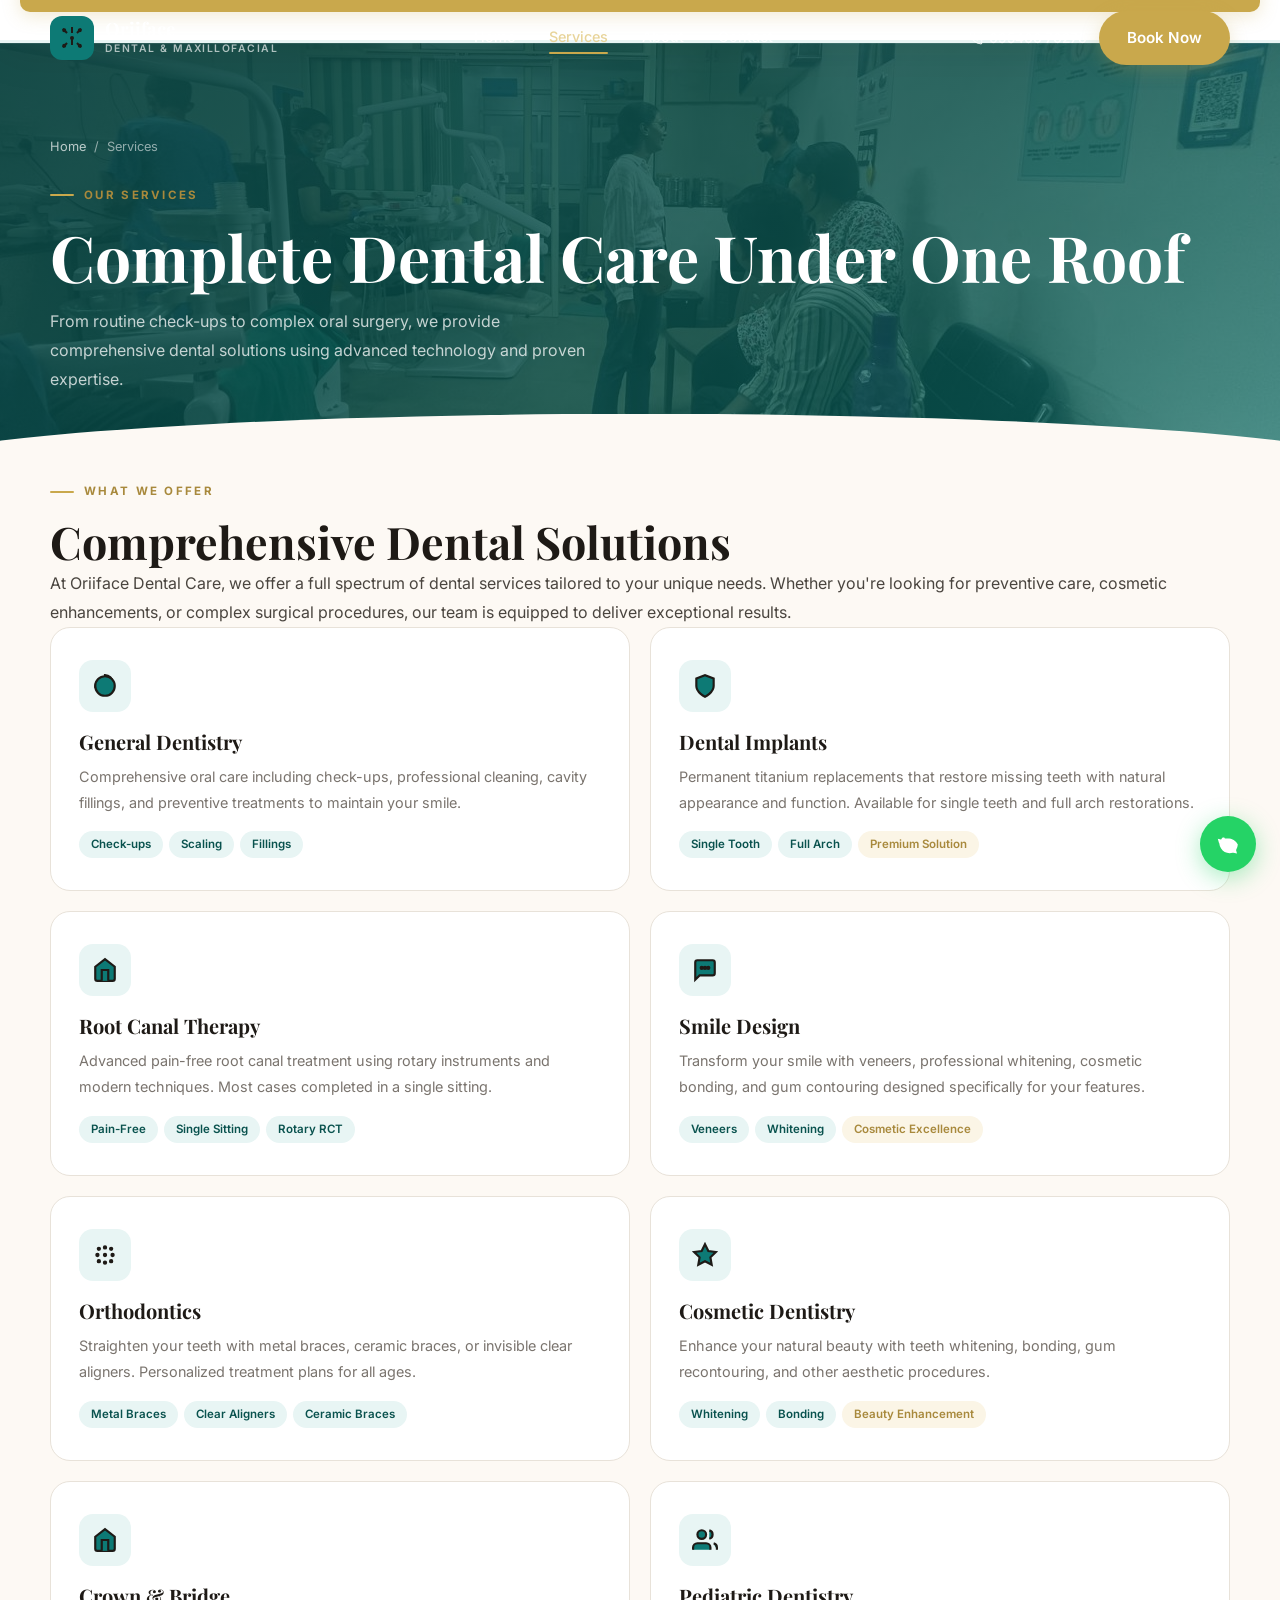
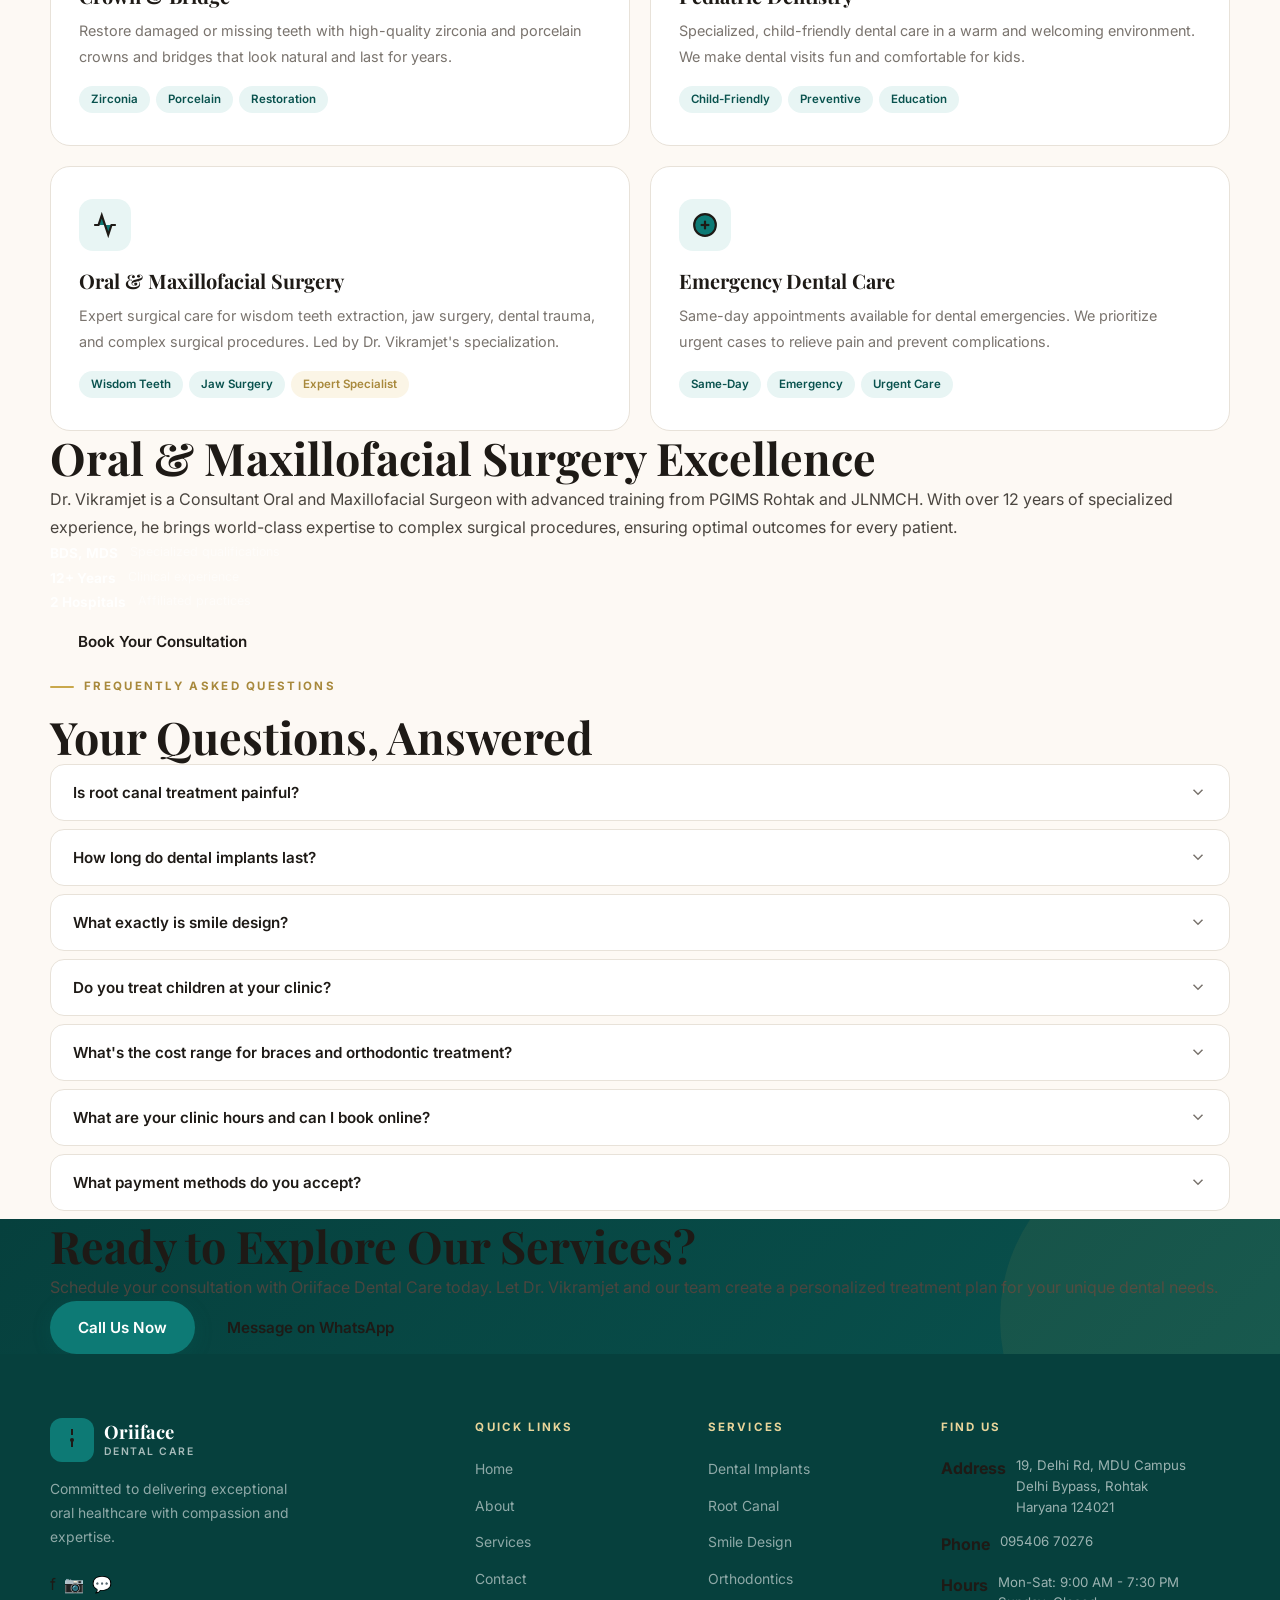
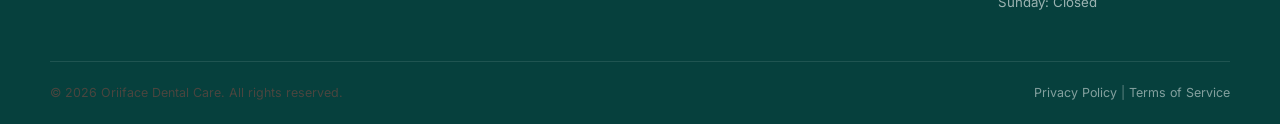
<file: services.html>
<!DOCTYPE html>
<html lang="en">
<head>
    <meta charset="UTF-8">
    <meta name="viewport" content="width=device-width, initial-scale=1.0">
    <meta name="description" content="Comprehensive dental services in Rohtak including dental implants, root canal therapy, smile design, orthodontics, and cosmetic dentistry by Dr. Vikramjet.">
    <meta name="keywords" content="dental services Rohtak, dental implants, root canal therapy, smile design, orthodontics, cosmetic dentistry, oral surgery, pediatric dentistry">
    <meta name="author" content="Oriiface Dental Care">
    <meta property="og:type" content="website">
    <meta property="og:title" content="Dental Services — Oriiface Dental Care, Rohtak">
    <meta property="og:description" content="Complete dental care services from general dentistry to advanced oral surgery. Expert care by Dr. Vikramjet BDS MDS.">
    <meta property="og:image" content="images/clinic-8.jpg">
    <meta property="og:url" content="https://oriiface.in/services.html">
    <link rel="canonical" href="https://oriiface.in/services.html">
    <title>Dental Services — Oriiface Dental Care, Rohtak</title>
    <link rel="stylesheet" href="css/style.css">
    <script type="application/ld+json">
    {
      "@context": "https://schema.org/",
      "@type": "MedicalBusiness",
      "name": "Oriiface Dental Care",
      "image": "images/clinic-8.jpg",
      "description": "Complete dental care services in Rohtak",
      "telephone": "095406 70276",
      "address": {
        "@type": "PostalAddress",
        "streetAddress": "19, Delhi Rd, MDU Campus",
        "addressLocality": "Rohtak",
        "addressRegion": "Haryana",
        "postalCode": "124021",
        "addressCountry": "IN"
      },
      "medicalSpecialty": ["Dentistry", "Oral Surgery", "Pediatric Dentistry"],
      "openingHoursSpecification": {
        "@type": "OpeningHoursSpecification",
        "dayOfWeek": ["Monday", "Tuesday", "Wednesday", "Thursday", "Friday", "Saturday"],
        "opens": "09:00",
        "closes": "19:30"
      }
    }
    </script>
</head>
<body>

    <!-- Navigation -->
    <nav class="navbar">
        <div class="nav-inner container">
            <div class="nav-logo">
                <div class="logo-mark">
                    <svg width="24" height="24" viewBox="0 0 24 24" fill="none" stroke="currentColor" stroke-width="2">
                        <circle cx="12" cy="12" r="1"></circle>
                        <path d="M12 1v6m0 6v6"></path>
                        <circle cx="4.22" cy="4.22" r="1"></circle>
                        <path d="M2.81 2.81l4.24 4.24"></path>
                        <circle cx="4.22" cy="19.78" r="1"></circle>
                        <path d="M2.81 21.19l4.24-4.24"></path>
                        <circle cx="19.78" cy="4.22" r="1"></circle>
                        <path d="M21.19 2.81l-4.24 4.24"></path>
                        <circle cx="19.78" cy="19.78" r="1"></circle>
                        <path d="M21.19 21.19l-4.24-4.24"></path>
                    </svg>
                </div>
                <div class="logo-text">
                    <strong>Oriiface</strong>
                    <span>Dental & Maxillofacial</span>
                </div>
            </div>
            <div class="nav-links">
                <a href="index.html">Home</a>
                <a href="services.html" class="active">Services</a>
                <a href="about.html">About</a>
                <a href="contact.html">Contact</a>
            </div>
            <div class="nav-right">
                <a href="tel:095406 70276" class="nav-call">
                    <svg width="14" height="14" viewBox="0 0 24 24" fill="none" stroke="currentColor" stroke-width="2">
                        <path d="M22 16.92v3a2 2 0 0 1-2.18 2 19.79 19.79 0 0 1-8.63-3.07 19.5 19.5 0 0 1-6-6 19.79 19.79 0 0 1-3.07-8.67A2 2 0 0 1 4.11 2h3a2 2 0 0 1 2 1.72 12.84 12.84 0 0 0 .7 2.81 2 2 0 0 1-.45 2.11L8.09 9.91a16 16 0 0 0 6 6l1.27-1.27a2 2 0 0 1 2.11-.45 12.84 12.84 0 0 0 2.81.7A2 2 0 0 1 22 16.92z"></path>
                    </svg>
                    095406 70276
                </a>
                <a href="contact.html" class="btn btn-gold">Book Now</a>
            </div>
            <button class="hamburger">
                <span></span>
                <span></span>
                <span></span>
            </button>
        </div>
    </nav>

    <!-- Mobile Menu -->
    <div class="mobile-menu">
        <a href="index.html">Home</a>
        <a href="services.html" class="active">Services</a>
        <a href="about.html">About</a>
        <a href="contact.html">Contact</a>
        <div class="divider"></div>
        <a href="contact.html" class="btn btn-gold">Book Appointment</a>
    </div>

    <!-- WhatsApp Float Button -->
    <a href="https://wa.me/919540670276" class="wa-float" target="_blank" title="Chat on WhatsApp">
        <svg width="24" height="24" viewBox="0 0 24 24" fill="currentColor">
            <path d="M17.472 14.382c-.297-.149-1.758-.867-2.03-.967-.272-.099-.471-.148-.67.15-.197.297-.767.966-.94 1.164-.173.199-.347.223-.644.075-.297-.15-1.255-.463-2.39-1.475-.883-.788-1.48-1.761-1.653-2.059-.173-.297-.018-.458.13-.606.134-.133.298-.347.446-.52.149-.174.198-.298.298-.497.099-.198.05-.371-.025-.52-.075-.149-.669-1.612-.916-2.207-.242-.579-.487-.5-.67-.51-.173-.008-.371-.01-.57-.01-.198 0-.52.074-.792.372-.272.297-1.04 1.016-1.04 2.479 0 1.462 1.065 2.875 1.213 3.074.149.198 2.096 3.2 5.076 4.487.709.306 1.262.489 1.694.625.712.227 1.36.195 1.871.118.571-.085 1.758-.719 2.006-1.413.248-.694.248-1.289.173-1.413-.074-.124-.272-.198-.57-.347m-5.421-7.403h-.004a9.87 9.87 0 00-4.868 1.159l-.345.197-3.57-.937.954 3.467.236.383a9.879 9.879 0 001.516 4.383c1.713 2.786 4.335 4.233 7.39 4.233.923 0 1.84-.109 2.74-.32l.405-.093 3.231.78-.844-3.075.068-.118a9.905 9.905 0 001.476-4.521A9.9 9.9 0 0011.651 6.979z"/>
        </svg>
    </a>

    <!-- Page Hero -->
    <section class="page-hero">
        <div class="page-hero-bg services-bg"></div>
        <div class="page-hero-wave"></div>
        <div class="page-hero-content container">
            <div class="breadcrumb">
                <a href="index.html">Home</a>
                <span>/</span>
                <span>Services</span>
            </div>
            <span class="eyebrow">Our Services</span>
            <h1>Complete Dental Care Under One Roof</h1>
            <p class="hero-subtitle">From routine check-ups to complex oral surgery, we provide comprehensive dental solutions using advanced technology and proven expertise.</p>
        </div>
    </section>

    <!-- Services Grid Section -->
    <section class="services-section">
        <div class="container">
            <span class="eyebrow">What We Offer</span>
            <h2>Comprehensive Dental Solutions</h2>
            <p class="services-intro">At Oriiface Dental Care, we offer a full spectrum of dental services tailored to your unique needs. Whether you're looking for preventive care, cosmetic enhancements, or complex surgical procedures, our team is equipped to deliver exceptional results.</p>

            <div class="svc-full-grid reveal">
                <!-- Service 1: General Dentistry -->
                <div class="svc-full-card d1">
                    <div class="svc-icon">
                        <svg width="40" height="40" viewBox="0 0 24 24" fill="none" stroke="currentColor" stroke-width="2">
                            <path d="M12 2a7 7 0 0 1 7 7c0 2.38-.68 4.59-1.86 6.48A9.003 9.003 0 0 1 3 13a9 9 0 0 1 9-9z"></path>
                            <circle cx="12" cy="12" r="9"></circle>
                        </svg>
                    </div>
                    <h3>General Dentistry</h3>
                    <p>Comprehensive oral care including check-ups, professional cleaning, cavity fillings, and preventive treatments to maintain your smile.</p>
                    <div class="tags">
                        <span class="tag">Check-ups</span>
                        <span class="tag">Scaling</span>
                        <span class="tag">Fillings</span>
                    </div>
                </div>

                <!-- Service 2: Dental Implants -->
                <div class="svc-full-card d2">
                    <div class="svc-icon">
                        <svg width="40" height="40" viewBox="0 0 24 24" fill="none" stroke="currentColor" stroke-width="2">
                            <path d="M12 22s8-4 8-10V5l-8-3-8 3v7c0 6 8 10 8 10z"></path>
                        </svg>
                    </div>
                    <h3>Dental Implants</h3>
                    <p>Permanent titanium replacements that restore missing teeth with natural appearance and function. Available for single teeth and full arch restorations.</p>
                    <div class="tags">
                        <span class="tag">Single Tooth</span>
                        <span class="tag">Full Arch</span>
                        <span class="tag gold">Premium Solution</span>
                    </div>
                </div>

                <!-- Service 3: Root Canal Therapy -->
                <div class="svc-full-card d3">
                    <div class="svc-icon">
                        <svg width="40" height="40" viewBox="0 0 24 24" fill="none" stroke="currentColor" stroke-width="2">
                            <path d="M3 9l9-7 9 7v11a2 2 0 0 1-2 2H5a2 2 0 0 1-2-2z"></path>
                            <polyline points="9 22 9 12 15 12 15 22"></polyline>
                        </svg>
                    </div>
                    <h3>Root Canal Therapy</h3>
                    <p>Advanced pain-free root canal treatment using rotary instruments and modern techniques. Most cases completed in a single sitting.</p>
                    <div class="tags">
                        <span class="tag">Pain-Free</span>
                        <span class="tag">Single Sitting</span>
                        <span class="tag">Rotary RCT</span>
                    </div>
                </div>

                <!-- Service 4: Smile Design -->
                <div class="svc-full-card d4">
                    <div class="svc-icon">
                        <svg width="40" height="40" viewBox="0 0 24 24" fill="none" stroke="currentColor" stroke-width="2">
                            <path d="M21 15a2 2 0 0 1-2 2H7l-4 4V5a2 2 0 0 1 2-2h14a2 2 0 0 1 2 2z"></path>
                            <circle cx="9" cy="10" r="1"></circle>
                            <circle cx="12" cy="10" r="1"></circle>
                            <circle cx="15" cy="10" r="1"></circle>
                        </svg>
                    </div>
                    <h3>Smile Design</h3>
                    <p>Transform your smile with veneers, professional whitening, cosmetic bonding, and gum contouring designed specifically for your features.</p>
                    <div class="tags">
                        <span class="tag">Veneers</span>
                        <span class="tag">Whitening</span>
                        <span class="tag gold">Cosmetic Excellence</span>
                    </div>
                </div>

                <!-- Service 5: Orthodontics -->
                <div class="svc-full-card d5">
                    <div class="svc-icon">
                        <svg width="40" height="40" viewBox="0 0 24 24" fill="none" stroke="currentColor" stroke-width="2">
                            <circle cx="12" cy="12" r="1"></circle>
                            <circle cx="19" cy="12" r="1"></circle>
                            <circle cx="5" cy="12" r="1"></circle>
                            <circle cx="12" cy="5" r="1"></circle>
                            <circle cx="12" cy="19" r="1"></circle>
                            <circle cx="17.66" cy="6.34" r="1"></circle>
                            <circle cx="6.34" cy="17.66" r="1"></circle>
                            <circle cx="17.66" cy="17.66" r="1"></circle>
                            <circle cx="6.34" cy="6.34" r="1"></circle>
                        </svg>
                    </div>
                    <h3>Orthodontics</h3>
                    <p>Straighten your teeth with metal braces, ceramic braces, or invisible clear aligners. Personalized treatment plans for all ages.</p>
                    <div class="tags">
                        <span class="tag">Metal Braces</span>
                        <span class="tag">Clear Aligners</span>
                        <span class="tag">Ceramic Braces</span>
                    </div>
                </div>

                <!-- Service 6: Cosmetic Dentistry -->
                <div class="svc-full-card d6">
                    <div class="svc-icon">
                        <svg width="40" height="40" viewBox="0 0 24 24" fill="none" stroke="currentColor" stroke-width="2">
                            <polygon points="12 2 15.09 8.26 22 9.27 17 14.14 18.18 21.02 12 17.77 5.82 21.02 7 14.14 2 9.27 8.91 8.26 12 2"></polygon>
                        </svg>
                    </div>
                    <h3>Cosmetic Dentistry</h3>
                    <p>Enhance your natural beauty with teeth whitening, bonding, gum recontouring, and other aesthetic procedures.</p>
                    <div class="tags">
                        <span class="tag">Whitening</span>
                        <span class="tag">Bonding</span>
                        <span class="tag gold">Beauty Enhancement</span>
                    </div>
                </div>

                <!-- Service 7: Crown & Bridge -->
                <div class="svc-full-card d7">
                    <div class="svc-icon">
                        <svg width="40" height="40" viewBox="0 0 24 24" fill="none" stroke="currentColor" stroke-width="2">
                            <path d="M3 9l9-7 9 7v11a2 2 0 0 1-2 2H5a2 2 0 0 1-2-2z"></path>
                            <polyline points="9 22 9 12 15 12 15 22"></polyline>
                        </svg>
                    </div>
                    <h3>Crown & Bridge</h3>
                    <p>Restore damaged or missing teeth with high-quality zirconia and porcelain crowns and bridges that look natural and last for years.</p>
                    <div class="tags">
                        <span class="tag">Zirconia</span>
                        <span class="tag">Porcelain</span>
                        <span class="tag">Restoration</span>
                    </div>
                </div>

                <!-- Service 8: Pediatric Dentistry -->
                <div class="svc-full-card d8">
                    <div class="svc-icon">
                        <svg width="40" height="40" viewBox="0 0 24 24" fill="none" stroke="currentColor" stroke-width="2">
                            <path d="M17 21v-2a4 4 0 0 0-4-4H5a4 4 0 0 0-4 4v2"></path>
                            <circle cx="9" cy="7" r="4"></circle>
                            <path d="M23 21v-2a4 4 0 0 0-3-3.87"></path>
                            <path d="M16 3.13a4 4 0 0 1 0 7.75"></path>
                        </svg>
                    </div>
                    <h3>Pediatric Dentistry</h3>
                    <p>Specialized, child-friendly dental care in a warm and welcoming environment. We make dental visits fun and comfortable for kids.</p>
                    <div class="tags">
                        <span class="tag">Child-Friendly</span>
                        <span class="tag">Preventive</span>
                        <span class="tag">Education</span>
                    </div>
                </div>

                <!-- Service 9: Oral & Maxillofacial Surgery -->
                <div class="svc-full-card d9">
                    <div class="svc-icon">
                        <svg width="40" height="40" viewBox="0 0 24 24" fill="none" stroke="currentColor" stroke-width="2">
                            <polyline points="22 12 18 12 15 21 9 3 6 12 2 12"></polyline>
                        </svg>
                    </div>
                    <h3>Oral & Maxillofacial Surgery</h3>
                    <p>Expert surgical care for wisdom teeth extraction, jaw surgery, dental trauma, and complex surgical procedures. Led by Dr. Vikramjet's specialization.</p>
                    <div class="tags">
                        <span class="tag">Wisdom Teeth</span>
                        <span class="tag">Jaw Surgery</span>
                        <span class="tag gold">Expert Specialist</span>
                    </div>
                </div>

                <!-- Service 10: Emergency Dental Care -->
                <div class="svc-full-card d10">
                    <div class="svc-icon">
                        <svg width="40" height="40" viewBox="0 0 24 24" fill="none" stroke="currentColor" stroke-width="2">
                            <circle cx="12" cy="12" r="10"></circle>
                            <line x1="12" y1="8" x2="12" y2="16"></line>
                            <line x1="8" y1="12" x2="16" y2="12"></line>
                        </svg>
                    </div>
                    <h3>Emergency Dental Care</h3>
                    <p>Same-day appointments available for dental emergencies. We prioritize urgent cases to relieve pain and prevent complications.</p>
                    <div class="tags">
                        <span class="tag">Same-Day</span>
                        <span class="tag">Emergency</span>
                        <span class="tag">Urgent Care</span>
                    </div>
                </div>
            </div>
        </div>
    </section>

    <!-- Doctor Expertise Callout -->
    <section class="doctor-expertise-callout">
        <div class="container">
            <div class="expertise-content reveal">
                <h2>Oral & Maxillofacial Surgery Excellence</h2>
                <p>Dr. Vikramjet is a Consultant Oral and Maxillofacial Surgeon with advanced training from PGIMS Rohtak and JLNMCH. With over 12 years of specialized experience, he brings world-class expertise to complex surgical procedures, ensuring optimal outcomes for every patient.</p>
                <div class="expertise-creds">
                    <div class="cred-item">
                        <strong>BDS, MDS</strong>
                        <span>Specialized qualifications</span>
                    </div>
                    <div class="cred-item">
                        <strong>12+ Years</strong>
                        <span>Clinical experience</span>
                    </div>
                    <div class="cred-item">
                        <strong>2 Hospitals</strong>
                        <span>Affiliated practices</span>
                    </div>
                </div>
                <div class="expertise-cta">
                    <a href="https://wa.me/919540670276" class="btn btn-secondary" target="_blank">Book Your Consultation</a>
                </div>
            </div>
        </div>
    </section>

    <!-- FAQ Section -->
    <section class="faq-section">
        <div class="container">
            <span class="eyebrow">Frequently Asked Questions</span>
            <h2>Your Questions, Answered</h2>
            <div class="faq-grid">
                <div class="faq-item">
                    <button class="faq-q">
                        Is root canal treatment painful?
                        <svg viewBox="0 0 24 24" fill="none" stroke="currentColor" stroke-width="2">
                            <polyline points="6 9 12 15 18 9"></polyline>
                        </svg>
                    </button>
                    <div class="faq-a">
                        <p>No, root canal treatment is not painful. Modern rotary techniques and advanced anesthetics used at Oriiface make the procedure comfortable. In fact, root canal treatment relieves the pain caused by infection or inflammation. Most patients find it comparable to having a filling done.</p>
                    </div>
                </div>

                <div class="faq-item">
                    <button class="faq-q">
                        How long do dental implants last?
                        <svg viewBox="0 0 24 24" fill="none" stroke="currentColor" stroke-width="2">
                            <polyline points="6 9 12 15 18 9"></polyline>
                        </svg>
                    </button>
                    <div class="faq-a">
                        <p>Dental implants are designed to last 20-30 years or even a lifetime with proper care. Success depends on good oral hygiene, regular dental check-ups, and avoiding habits like smoking. Implants have a high success rate of over 95% when placed by experienced surgeons like Dr. Vikramjet.</p>
                    </div>
                </div>

                <div class="faq-item">
                    <button class="faq-q">
                        What exactly is smile design?
                        <svg viewBox="0 0 24 24" fill="none" stroke="currentColor" stroke-width="2">
                            <polyline points="6 9 12 15 18 9"></polyline>
                        </svg>
                    </button>
                    <div class="faq-a">
                        <p>Smile design is a comprehensive approach to enhancing your smile through various cosmetic procedures including teeth whitening, veneers, bonding, and gum contouring. We analyze your facial features, tooth shape, and color to create a customized plan that brings out your best smile.</p>
                    </div>
                </div>

                <div class="faq-item">
                    <button class="faq-q">
                        Do you treat children at your clinic?
                        <svg viewBox="0 0 24 24" fill="none" stroke="currentColor" stroke-width="2">
                            <polyline points="6 9 12 15 18 9"></polyline>
                        </svg>
                    </button>
                    <div class="faq-a">
                        <p>Yes, we have specialized pediatric dentistry services. We create a child-friendly environment with trained staff who make dental visits enjoyable. We focus on preventive care, education, and building positive relationships with dental health from an early age.</p>
                    </div>
                </div>

                <div class="faq-item">
                    <button class="faq-q">
                        What's the cost range for braces and orthodontic treatment?
                        <svg viewBox="0 0 24 24" fill="none" stroke="currentColor" stroke-width="2">
                            <polyline points="6 9 12 15 18 9"></polyline>
                        </svg>
                    </button>
                    <div class="faq-a">
                        <p>Orthodontic costs vary based on the complexity of the case and the type of braces chosen (metal, ceramic, or clear aligners). We offer transparent pricing and multiple payment options. During your consultation, we'll provide a detailed cost estimate and discuss financing options to make treatment affordable.</p>
                    </div>
                </div>

                <div class="faq-item">
                    <button class="faq-q">
                        What are your clinic hours and can I book online?
                        <svg viewBox="0 0 24 24" fill="none" stroke="currentColor" stroke-width="2">
                            <polyline points="6 9 12 15 18 9"></polyline>
                        </svg>
                    </button>
                    <div class="faq-a">
                        <p>We're open Monday to Saturday, 9:00 AM to 7:30 PM. You can reach us by phone at 095406 70276 or WhatsApp for appointments. We prioritize quick scheduling and can often accommodate same-day appointments for urgent cases.</p>
                    </div>
                </div>

                <div class="faq-item">
                    <button class="faq-q">
                        What payment methods do you accept?
                        <svg viewBox="0 0 24 24" fill="none" stroke="currentColor" stroke-width="2">
                            <polyline points="6 9 12 15 18 9"></polyline>
                        </svg>
                    </button>
                    <div class="faq-a">
                        <p>We accept all major payment methods including cash, UPI, credit cards, and debit cards. Choose the payment method that's most convenient for you during your visit.</p>
                    </div>
                </div>
            </div>
        </div>
    </section>

    <!-- CTA Section -->
    <section class="cta-section">
        <div class="container">
            <h2>Ready to Explore Our Services?</h2>
            <p>Schedule your consultation with Oriiface Dental Care today. Let Dr. Vikramjet and our team create a personalized treatment plan for your unique dental needs.</p>
            <div class="cta-buttons">
                <a href="tel:095406 70276" class="btn btn-primary">Call Us Now</a>
                <a href="https://wa.me/919540670276" class="btn btn-secondary" target="_blank">Message on WhatsApp</a>
            </div>
        </div>
    </section>

    <!-- Footer -->
    <footer class="footer">
        <div class="container">
            <div class="footer-grid">
                <div class="footer-brand">
                    <div class="f-logo-row">
                        <div class="logo-mark">
                            <svg width="24" height="24" viewBox="0 0 24 24" fill="none" stroke="currentColor" stroke-width="2">
                                <circle cx="12" cy="12" r="1"></circle>
                                <path d="M12 1v6m0 6v6"></path>
                            </svg>
                        </div>
                        <div class="logo-text">
                            <strong>Oriiface</strong>
                            <span>Dental Care</span>
                        </div>
                    </div>
                    <p>Committed to delivering exceptional oral healthcare with compassion and expertise.</p>
                    <div class="social-row">
                        <a href="#" title="Facebook">f</a>
                        <a href="#" title="Instagram">📷</a>
                        <a href="https://wa.me/919540670276" title="WhatsApp">💬</a>
                    </div>
                </div>
                <div class="footer-col">
                    <h5>Quick Links</h5>
                    <ul>
                        <li><a href="index.html">Home</a></li>
                        <li><a href="about.html">About</a></li>
                        <li><a href="services.html">Services</a></li>
                        <li><a href="contact.html">Contact</a></li>
                    </ul>
                </div>
                <div class="footer-col">
                    <h5>Services</h5>
                    <ul>
                        <li><a href="services.html">Dental Implants</a></li>
                        <li><a href="services.html">Root Canal</a></li>
                        <li><a href="services.html">Smile Design</a></li>
                        <li><a href="services.html">Orthodontics</a></li>
                    </ul>
                </div>
                <div class="footer-col">
                    <h5>Find Us</h5>
                    <div class="f-info">
                        <div class="f-info-row">
                            <strong>Address</strong>
                            <span>19, Delhi Rd, MDU Campus<br>Delhi Bypass, Rohtak<br>Haryana 124021</span>
                        </div>
                        <div class="f-info-row">
                            <strong>Phone</strong>
                            <a href="tel:095406 70276">095406 70276</a>
                        </div>
                        <div class="f-info-row">
                            <strong>Hours</strong>
                            <span>Mon-Sat: 9:00 AM - 7:30 PM<br>Sunday: Closed</span>
                        </div>
                    </div>
                </div>
            </div>
            <div class="footer-bottom">
                <p>&copy; 2026 Oriiface Dental Care. All rights reserved.</p>
                <div>
                    <a href="#">Privacy Policy</a> | <a href="#">Terms of Service</a>
                </div>
            </div>
        </div>
    </footer>

    <script src="js/main.js"></script>
    <script>
        // FAQ Accordion
        document.querySelectorAll('.faq-q').forEach(button => {
            button.addEventListener('click', function() {
                const faqItem = this.parentElement;
                const isOpen = faqItem.classList.contains('open');

                document.querySelectorAll('.faq-item').forEach(item => {
                    item.classList.remove('open');
                });

                if (!isOpen) {
                    faqItem.classList.add('open');
                }
            });
        });

        // Reveal animation on scroll
        const reveals = document.querySelectorAll('.reveal');
        function checkReveal() {
            reveals.forEach(element => {
                const top = element.getBoundingClientRect().top;
                if (top < window.innerHeight - 100) {
                    element.classList.add('visible');
                }
            });
        }
        window.addEventListener('scroll', checkReveal);
        checkReveal();
    </script>
</body>
</html>
</file>
<file: css/style.css>
/* ============================================================
   ORIIFACE DENTAL CARE — Complete Redesign v2
   Warm & Welcoming | Mobile-First | Real Photos
   ============================================================ */

@import url('https://fonts.googleapis.com/css2?family=Playfair+Display:ital,wght@0,400;0,600;0,700;1,400;1,600&family=Inter:wght@300;400;500;600;700&display=swap');

:root {
  --cream:       #FDF9F4;
  --cream-dark:  #F5EFE6;
  --white:       #FFFFFF;
  --teal:        #0D7A75;
  --teal-dark:   #09524E;
  --teal-deeper: #06403D;
  --teal-soft:   #E8F5F4;
  --teal-mid:    #B2DCDA;
  --gold:        #C9A84C;
  --gold-dark:   #A8893C;
  --gold-pale:   #FBF5E6;
  --gold-mid:    #E8D49A;
  --text:        #1E1A16;
  --text-mid:    #4A453F;
  --text-soft:   #7A746E;
  --border:      #E8E2D9;
  --shadow-w:    rgba(30,26,22,0.08);
  --shadow-t:    rgba(13,122,117,0.15);
  --shadow-g:    rgba(201,168,76,0.25);
  --nav-h:       76px;
  --ease:        cubic-bezier(0.4,0,0.2,1);
  --tr:          0.32s var(--ease);
}

*,*::before,*::after{box-sizing:border-box;margin:0;padding:0}
html{scroll-behavior:smooth;font-size:16px}
body{font-family:'Inter',system-ui,sans-serif;background:var(--cream);color:var(--text);line-height:1.65;-webkit-font-smoothing:antialiased;overflow-x:hidden}
img{max-width:100%;display:block}
a{text-decoration:none;color:inherit}
ul{list-style:none}
input,textarea,select,button{font-family:inherit}
button{cursor:pointer;border:none;background:none}

h1,h2,h3,h4{font-family:'Playfair Display',Georgia,serif;line-height:1.2;color:var(--text)}
h1{font-size:clamp(2.4rem,5.5vw,4rem)}
h2{font-size:clamp(1.9rem,4vw,2.8rem)}
h3{font-size:clamp(1.25rem,2.5vw,1.6rem)}
h4{font-size:1.1rem}
p{color:var(--text-mid);line-height:1.8}

.eyebrow{display:inline-flex;align-items:center;gap:10px;font-size:.72rem;font-weight:700;letter-spacing:.2em;text-transform:uppercase;color:var(--gold-dark);margin-bottom:14px}
.eyebrow::before{content:'';display:block;width:24px;height:2px;background:var(--gold);border-radius:2px}

.container{width:min(1180px,100% - 40px);margin-inline:auto}
.section{padding:88px 0}
.section-sm{padding:56px 0}

/* BUTTONS */
.btn{display:inline-flex;align-items:center;gap:10px;padding:14px 28px;border-radius:100px;font-weight:600;font-size:.95rem;white-space:nowrap;transition:var(--tr);border:none}
.btn-primary{background:var(--teal);color:#fff;box-shadow:0 4px 20px var(--shadow-t)}
.btn-primary:hover{background:var(--teal-dark);transform:translateY(-2px);box-shadow:0 8px 28px var(--shadow-t)}
.btn-gold{background:var(--gold);color:#fff;box-shadow:0 4px 18px var(--shadow-g)}
.btn-gold:hover{background:var(--gold-dark);transform:translateY(-2px)}
.btn-ghost{background:rgba(255,255,255,.18);border:1.5px solid rgba(255,255,255,.5);color:#fff;backdrop-filter:blur(4px)}
.btn-ghost:hover{background:rgba(255,255,255,.28);transform:translateY(-2px)}
.btn-outline{background:transparent;border:2px solid var(--teal);color:var(--teal)}
.btn-outline:hover{background:var(--teal);color:#fff}
.btn-whatsapp{background:#25D366;color:#fff;box-shadow:0 4px 18px rgba(37,211,102,.3)}
.btn-whatsapp:hover{background:#1EB855;transform:translateY(-2px)}
.btn svg{width:18px;height:18px;flex-shrink:0;transition:transform .2s}
.btn:hover svg{transform:translateX(3px)}
.btn-whatsapp:hover svg,.btn-gold:hover svg{transform:none}

/* FLOATING WHATSAPP */
.wa-float{position:fixed;bottom:28px;right:24px;z-index:998;width:56px;height:56px;background:#25D366;border-radius:50%;display:flex;align-items:center;justify-content:center;box-shadow:0 6px 24px rgba(37,211,102,.4);transition:var(--tr);animation:wapulse 3s ease infinite}
.wa-float:hover{transform:scale(1.12)}
.wa-float svg{width:28px;height:28px;fill:#fff}
@keyframes wapulse{0%,100%{box-shadow:0 6px 24px rgba(37,211,102,.4)}50%{box-shadow:0 6px 32px rgba(37,211,102,.65)}}

/* NAVBAR */
.navbar{position:fixed;top:0;left:0;right:0;height:var(--nav-h);z-index:1000;transition:background .4s,box-shadow .4s,height .3s}
.navbar.scrolled{background:rgba(253,249,244,.97);backdrop-filter:blur(16px);box-shadow:0 2px 20px var(--shadow-w);height:66px}
.nav-inner{display:flex;align-items:center;justify-content:space-between;height:100%}
.nav-logo{display:flex;align-items:center;gap:11px}
.logo-mark{width:44px;height:44px;background:var(--teal);border-radius:12px;display:flex;align-items:center;justify-content:center;flex-shrink:0}
.logo-mark svg{width:24px;height:24px;fill:#fff}
.logo-text strong{display:block;font-family:'Playfair Display',serif;font-size:1.15rem;color:#fff;transition:color .4s;line-height:1.2}
.logo-text span{display:block;font-size:.65rem;font-weight:600;letter-spacing:.14em;text-transform:uppercase;color:rgba(255,255,255,.65);transition:color .4s}
.navbar.scrolled .logo-text strong{color:var(--teal-dark)}
.navbar.scrolled .logo-text span{color:var(--text-soft)}
.nav-links{display:flex;align-items:center;gap:34px}
.nav-links a{font-size:.9rem;font-weight:500;color:rgba(255,255,255,.88);position:relative;padding-bottom:2px;transition:color .25s}
.navbar.scrolled .nav-links a{color:var(--text-mid)}
.nav-links a::after{content:'';position:absolute;bottom:-3px;left:0;right:0;height:2px;background:var(--gold);border-radius:2px;transform:scaleX(0);transform-origin:left;transition:transform .25s var(--ease)}
.nav-links a:hover::after,.nav-links a.active::after{transform:scaleX(1)}
.nav-links a.active{color:var(--gold-mid)}
.navbar.scrolled .nav-links a.active{color:var(--teal)}
.navbar.scrolled .nav-links a:hover{color:var(--teal)}
.nav-right{display:flex;align-items:center;gap:12px}
.nav-call{font-size:.85rem;font-weight:600;color:rgba(255,255,255,.8);display:flex;align-items:center;gap:6px;transition:color .25s}
.navbar.scrolled .nav-call{color:var(--text-mid)}
.nav-call svg{width:14px;height:14px}

.hamburger{display:none;flex-direction:column;gap:5px;padding:4px;cursor:pointer}
.hamburger span{display:block;width:24px;height:2px;background:#fff;border-radius:2px;transition:var(--tr)}
.navbar.scrolled .hamburger span{background:var(--text)}
.hamburger.open span:nth-child(1){transform:rotate(45deg) translate(5px,5px)}
.hamburger.open span:nth-child(2){opacity:0}
.hamburger.open span:nth-child(3){transform:rotate(-45deg) translate(5px,-5px)}

.mobile-menu{position:fixed;top:var(--nav-h);left:0;right:0;background:#fff;padding:16px 20px 28px;box-shadow:0 12px 40px var(--shadow-w);transform:translateY(-110%);transition:transform .38s var(--ease);z-index:999;border-bottom:3px solid var(--teal-soft)}
.mobile-menu.open{transform:translateY(0)}
.mobile-menu a{display:block;padding:13px 16px;font-weight:500;font-size:1rem;color:var(--text);border-radius:10px;transition:background .2s,color .2s}
.mobile-menu a:hover{background:var(--teal-soft);color:var(--teal)}
.mobile-menu .divider{height:1px;background:var(--border);margin:8px 0}
.mobile-menu .btn{width:100%;justify-content:center;margin-top:12px;border-radius:10px}

/* HERO */
.hero{position:relative;min-height:100svh;display:flex;align-items:center;overflow:hidden;padding-top:var(--nav-h)}
.hero-bg{position:absolute;inset:0;background:url('../images/clinic-1.jpg') center/cover no-repeat}
.hero-bg::after{content:'';position:absolute;inset:0;background:linear-gradient(115deg,rgba(6,64,61,.9) 0%,rgba(9,82,78,.78) 45%,rgba(13,122,117,.5) 100%)}
.hero-content{position:relative;z-index:2;max-width:660px;padding:72px 0 80px}
.hero-pill{display:inline-flex;align-items:center;gap:8px;background:rgba(255,255,255,.14);border:1px solid rgba(255,255,255,.28);backdrop-filter:blur(8px);padding:6px 14px 6px 8px;border-radius:100px;margin-bottom:28px}
.hero-pill-dot{width:8px;height:8px;background:#4EFFB8;border-radius:50%;animation:blink 2s ease infinite}
@keyframes blink{0%,100%{opacity:1}50%{opacity:.4}}
.hero-pill span{font-size:.78rem;font-weight:500;color:rgba(255,255,255,.9)}
.hero-content h1{color:#fff;font-size:clamp(2.6rem,6vw,4.2rem);line-height:1.15;margin-bottom:20px}
.hero-content h1 em{font-style:italic;color:var(--gold-mid)}
.hero-sub{color:rgba(255,255,255,.78);font-size:1.08rem;max-width:500px;margin-bottom:36px}
.hero-ctas{display:flex;gap:14px;flex-wrap:wrap;margin-bottom:52px}
.hero-trust{display:flex;gap:0;flex-wrap:wrap}
.trust-item{padding-right:28px;margin-right:28px;border-right:1px solid rgba(255,255,255,.2)}
.trust-item:last-child{border-right:none;margin-right:0;padding-right:0}
.trust-item strong{display:block;font-family:'Playfair Display',serif;font-size:1.8rem;color:var(--gold-mid);line-height:1;margin-bottom:3px}
.trust-item span{font-size:.75rem;color:rgba(255,255,255,.65);letter-spacing:.04em}

/* TRUST BAR */
.trustbar{background:var(--teal-deeper);padding:0}
.trustbar-inner{display:grid;grid-template-columns:repeat(4,1fr)}
.trustbar-item{display:flex;align-items:center;gap:14px;padding:22px 24px;border-right:1px solid rgba(255,255,255,.06)}
.trustbar-item:last-child{border-right:none}
.trustbar-icon{width:42px;height:42px;background:rgba(201,168,76,.15);border-radius:11px;display:flex;align-items:center;justify-content:center;flex-shrink:0}
.trustbar-icon svg{width:20px;height:20px;fill:var(--gold)}
.trustbar-text strong{display:block;font-size:1.05rem;font-weight:700;color:#fff}
.trustbar-text span{font-size:.74rem;color:rgba(255,255,255,.5)}

/* WHY CHOOSE */
.why-section{background:var(--white)}
.why-grid{display:grid;grid-template-columns:1fr 1fr;gap:72px;align-items:center}
.why-photos{position:relative;height:540px}
.why-photo-main{position:absolute;top:0;left:0;width:78%;height:85%;border-radius:24px 80px 24px 24px;overflow:hidden;box-shadow:0 24px 60px var(--shadow-w)}
.why-photo-main img{width:100%;height:100%;object-fit:cover}
.why-photo-sec{position:absolute;bottom:0;right:0;width:56%;height:52%;border-radius:24px 24px 24px 80px;overflow:hidden;border:5px solid var(--cream);box-shadow:0 16px 40px var(--shadow-w)}
.why-photo-sec img{width:100%;height:100%;object-fit:cover}
.why-float-badge{position:absolute;top:50%;left:55%;transform:translate(-50%,-50%);background:var(--gold);color:#fff;border-radius:20px;padding:20px 24px;text-align:center;box-shadow:0 10px 32px var(--shadow-g);z-index:3;border:4px solid #fff}
.why-float-badge strong{display:block;font-family:'Playfair Display',serif;font-size:2rem;line-height:1}
.why-float-badge span{font-size:.7rem;opacity:.9;letter-spacing:.04em}
.why-content h2{margin-bottom:12px}
.why-content > p{margin-bottom:36px}
.why-list{display:flex;flex-direction:column;gap:22px}
.why-item{display:flex;gap:18px;align-items:flex-start}
.why-icon{width:48px;height:48px;background:var(--teal-soft);border-radius:14px;display:flex;align-items:center;justify-content:center;flex-shrink:0;transition:background .3s}
.why-item:hover .why-icon{background:var(--teal)}
.why-icon svg{width:22px;height:22px;fill:var(--teal);transition:fill .3s}
.why-item:hover .why-icon svg{fill:#fff}
.why-item h4{margin-bottom:4px}
.why-item p{font-size:.9rem}

/* SERVICES */
.services-section{background:var(--cream)}
.services-grid{display:grid;grid-template-columns:repeat(3,1fr);gap:20px}
.svc-card{background:#fff;border:1px solid var(--border);border-radius:20px;padding:30px 24px;transition:var(--tr);position:relative;overflow:hidden}
.svc-card::after{content:'';position:absolute;bottom:0;left:0;right:0;height:3px;background:linear-gradient(90deg,var(--teal),var(--gold));transform:scaleX(0);transform-origin:left;transition:transform .4s var(--ease)}
.svc-card:hover{transform:translateY(-6px);box-shadow:0 20px 48px var(--shadow-w);border-color:var(--teal-mid)}
.svc-card:hover::after{transform:scaleX(1)}
.svc-icon{width:52px;height:52px;background:var(--teal-soft);border-radius:14px;display:flex;align-items:center;justify-content:center;margin-bottom:18px;transition:background .3s}
.svc-icon svg{width:26px;height:26px;fill:var(--teal);transition:fill .3s}
.svc-card:hover .svc-icon{background:var(--teal)}
.svc-card:hover .svc-icon svg{fill:#fff}
.svc-card h4{margin-bottom:8px;font-size:1.05rem}
.svc-card p{font-size:.87rem;color:var(--text-soft);line-height:1.65}
.svc-more{display:inline-flex;align-items:center;gap:6px;margin-top:14px;font-size:.83rem;font-weight:600;color:var(--teal);transition:gap .2s}
.svc-more:hover{gap:10px}
.svc-more svg{width:13px;height:13px;fill:none;stroke:var(--teal);stroke-width:2.5}

/* DOCTOR SPOTLIGHT */
.doctor-section{background:var(--teal-deeper);overflow:hidden;position:relative}
.doctor-section::before{content:'';position:absolute;top:-120px;right:-120px;width:500px;height:500px;border-radius:50%;background:rgba(255,255,255,.03);pointer-events:none}
.doctor-grid{display:grid;grid-template-columns:5fr 7fr;gap:64px;align-items:center}
.doctor-visual{position:relative}
.doctor-photo{position:relative;border-radius:24px;overflow:hidden;aspect-ratio:3/4;background:var(--teal-dark)}
.doctor-photo img{width:100%;height:100%;object-fit:cover;object-position:top center}
.doctor-photo::after{content:'';position:absolute;inset:0;background:linear-gradient(to top,rgba(6,64,61,.55) 0%,transparent 50%)}
.doctor-exp-badge{position:absolute;top:-18px;right:-18px;background:var(--gold);border-radius:16px;padding:16px 20px;box-shadow:0 8px 28px var(--shadow-g);text-align:center;border:4px solid var(--teal-deeper)}
.doctor-exp-badge strong{display:block;font-family:'Playfair Display',serif;font-size:1.8rem;color:#fff;line-height:1}
.doctor-exp-badge span{font-size:.68rem;color:rgba(255,255,255,.85);letter-spacing:.05em}
.doctor-content .eyebrow{color:var(--gold-mid)}
.doctor-content .eyebrow::before{background:var(--gold)}
.doctor-content h2{color:#fff;margin-bottom:4px}
.doctor-qual{font-size:1rem;color:var(--gold-mid);font-style:italic;font-family:'Playfair Display',serif;margin-bottom:20px;display:block}
.doctor-content > p{color:rgba(255,255,255,.7);margin-bottom:28px;font-size:.95rem}
.cred-list{display:flex;flex-direction:column;gap:14px;margin-bottom:28px}
.cred-item{display:flex;align-items:flex-start;gap:12px}
.cred-dot{width:36px;height:36px;background:rgba(255,255,255,.1);border-radius:10px;display:flex;align-items:center;justify-content:center;flex-shrink:0}
.cred-dot svg{width:16px;height:16px;fill:none;stroke:var(--gold-mid);stroke-width:2}
.cred-item strong{display:block;font-size:.85rem;color:rgba(255,255,255,.9);margin-bottom:2px}
.cred-item span{font-size:.78rem;color:rgba(255,255,255,.5)}
.hosp-row{display:flex;gap:10px;flex-wrap:wrap}
.hosp-pill{display:inline-flex;align-items:center;gap:7px;background:rgba(255,255,255,.08);border:1px solid rgba(255,255,255,.15);border-radius:100px;padding:8px 16px;font-size:.8rem;font-weight:500;color:rgba(255,255,255,.8)}
.hosp-pill svg{width:13px;height:13px;fill:none;stroke:var(--gold);stroke-width:2}

/* TESTIMONIALS */
.reviews-section{background:var(--cream-dark)}
.reviews-header{display:flex;align-items:flex-end;justify-content:space-between;margin-bottom:48px;flex-wrap:wrap;gap:20px}
.rating-chip{display:flex;align-items:center;gap:10px;background:#fff;border:1px solid var(--border);border-radius:100px;padding:10px 18px;box-shadow:0 4px 16px var(--shadow-w)}
.r-stars{display:flex;gap:3px}
.r-stars svg{width:14px;height:14px;fill:var(--gold)}
.rating-chip strong{font-size:1rem}
.rating-chip span{font-size:.8rem;color:var(--text-soft)}
.reviews-grid{display:grid;grid-template-columns:repeat(3,1fr);gap:20px}
.review-card{background:#fff;border-radius:20px;padding:28px 24px;border:1px solid var(--border);transition:var(--tr);position:relative}
.review-card:hover{transform:translateY(-5px);box-shadow:0 16px 40px var(--shadow-w)}
.review-card::before{content:'\201C';position:absolute;top:16px;right:22px;font-family:'Playfair Display',serif;font-size:3.5rem;color:var(--teal-soft);line-height:1}
.rev-stars{display:flex;gap:3px;margin-bottom:14px}
.rev-stars svg{width:15px;height:15px;fill:var(--gold)}
.review-card blockquote{font-size:.92rem;color:var(--text-mid);line-height:1.75;margin-bottom:20px;font-style:italic}
.rev-author{display:flex;align-items:center;gap:12px}
.rev-avatar{width:40px;height:40px;background:var(--teal-soft);border-radius:50%;display:flex;align-items:center;justify-content:center;font-family:'Playfair Display',serif;font-size:1.05rem;color:var(--teal-dark);font-weight:600;flex-shrink:0}
.rev-author strong{display:block;font-size:.9rem;color:var(--text)}
.rev-author span{font-size:.76rem;color:var(--text-soft)}

/* GALLERY */
.gallery-section{background:var(--white)}
.gallery-grid{display:grid;grid-template-columns:repeat(3,1fr);gap:0;border-radius:24px;overflow:hidden;height:340px}
.gal-item{position:relative;overflow:hidden;cursor:pointer}
.gal-item img{width:100%;height:100%;object-fit:cover;transition:transform .55s var(--ease)}
.gal-item:hover img{transform:scale(1.08)}
.gal-overlay{position:absolute;inset:0;background:linear-gradient(to top,rgba(6,64,61,.7) 0%,transparent 60%);opacity:0;transition:opacity .35s;display:flex;align-items:flex-end;padding:20px}
.gal-item:hover .gal-overlay{opacity:1}
.gal-overlay span{font-size:.85rem;font-weight:600;color:#fff}

/* CTA */
.cta-section{background:linear-gradient(135deg,var(--teal-deeper),var(--teal-dark));position:relative;overflow:hidden}
.cta-section::before{content:'';position:absolute;top:-80px;right:-80px;width:360px;height:360px;border-radius:50%;background:rgba(201,168,76,.08);pointer-events:none}
.cta-inner{display:flex;align-items:center;justify-content:space-between;gap:32px;flex-wrap:wrap;position:relative;z-index:1}
.cta-text h2{color:#fff;font-size:clamp(1.7rem,3.5vw,2.4rem);margin-bottom:8px}
.cta-text p{color:rgba(255,255,255,.72);font-size:1.05rem}
.cta-actions{display:flex;gap:14px;flex-wrap:wrap;align-items:center}

/* PAGE HERO */
.page-hero{padding:calc(var(--nav-h) + 60px) 0 80px;position:relative;overflow:hidden}
.page-hero-bg{position:absolute;inset:0;background:url('../images/clinic-3.jpg') center/cover no-repeat}
.page-hero-bg.about-bg{background-image:url('../images/clinic-2.jpg')}
.page-hero-bg.services-bg{background-image:url('../images/clinic-8.jpg')}
.page-hero-bg.contact-bg{background-image:url('../images/clinic-7.jpg')}
.page-hero-bg::after{content:'';position:absolute;inset:0;background:linear-gradient(135deg,rgba(6,64,61,.92) 0%,rgba(9,82,78,.8) 60%,rgba(13,122,117,.65) 100%)}
.page-hero-wave{position:absolute;bottom:0;left:0;right:0;height:60px;background:var(--cream);clip-path:ellipse(60% 100% at 50% 100%)}
.page-hero-content{position:relative;z-index:1}
.page-hero-content h1{color:#fff;margin-bottom:12px}
.page-hero-content p{color:rgba(255,255,255,.75);max-width:540px}
.breadcrumb{display:flex;align-items:center;gap:8px;font-size:.8rem;color:rgba(255,255,255,.55);margin-bottom:20px}
.breadcrumb a{color:rgba(255,255,255,.7)}
.breadcrumb a:hover{color:#fff}
.breadcrumb svg{width:12px;height:12px;fill:none;stroke:rgba(255,255,255,.4);stroke-width:2}

/* ABOUT PAGE */
.about-story-grid{display:grid;grid-template-columns:1fr 1fr;gap:72px;align-items:center}
.about-imgs{position:relative;height:520px}
.about-img-big{position:absolute;top:0;right:0;width:80%;height:85%;border-radius:80px 24px 24px 24px;overflow:hidden;box-shadow:0 20px 56px var(--shadow-w)}
.about-img-big img{width:100%;height:100%;object-fit:cover}
.about-img-sm{position:absolute;bottom:0;left:0;width:54%;height:48%;border-radius:24px;overflow:hidden;border:5px solid #fff;box-shadow:0 12px 32px var(--shadow-w)}
.about-img-sm img{width:100%;height:100%;object-fit:cover}
.about-stat-badge{position:absolute;top:42%;left:-12px;background:var(--teal);color:#fff;border-radius:14px;padding:14px 18px;box-shadow:0 8px 28px var(--shadow-t);border:4px solid var(--cream)}
.about-stat-badge strong{display:block;font-family:'Playfair Display',serif;font-size:1.6rem;line-height:1}
.about-stat-badge span{font-size:.68rem;opacity:.8;letter-spacing:.05em}

/* Doctor Full Profile */
.doc-profile{background:var(--white)}
.doc-profile-grid{display:grid;grid-template-columns:1fr 1.5fr;gap:64px;align-items:start}
.doc-photo-card{background:var(--teal-deeper);border-radius:28px;padding:0;overflow:hidden;position:relative}
.doc-photo-card img{width:100%;aspect-ratio:3/4;object-fit:cover;object-position:top center}
.doc-photo-info{padding:28px 24px}
.doc-photo-info h3{color:#fff;margin-bottom:4px}
.doc-photo-info .doc-role{color:var(--gold-mid);font-size:.9rem;font-style:italic;font-family:'Playfair Display',serif;margin-bottom:12px;display:block}
.doc-photo-info p{color:rgba(255,255,255,.65);font-size:.85rem}
.qual-badge{display:inline-block;background:rgba(255,255,255,.12);border:1px solid rgba(255,255,255,.2);color:rgba(255,255,255,.85);font-size:.78rem;font-weight:600;padding:6px 14px;border-radius:100px;margin-top:12px;letter-spacing:.04em}

.doc-detail h2{margin-bottom:6px}
.doc-detail .doc-title-line{font-size:1rem;color:var(--gold-dark);font-style:italic;font-family:'Playfair Display',serif;margin-bottom:24px;display:block}
.doc-detail > p{margin-bottom:32px}

/* Timeline */
.timeline{position:relative;padding-left:32px}
.timeline::before{content:'';position:absolute;left:8px;top:8px;width:2px;height:calc(100% - 16px);background:var(--teal-mid)}
.tl-item{position:relative;margin-bottom:24px}
.tl-item:last-child{margin-bottom:0}
.tl-dot{position:absolute;left:-28px;top:5px;width:16px;height:16px;border-radius:50%;background:var(--teal);border:3px solid #fff;box-shadow:0 0 0 2px var(--teal-mid)}
.tl-item h4{font-size:.95rem;margin-bottom:2px;color:var(--text)}
.tl-item span{font-size:.82rem;color:var(--text-soft)}

.hosp-cards{display:grid;grid-template-columns:1fr 1fr;gap:14px;margin-top:28px}
.hosp-card{background:var(--teal-soft);border:1px solid var(--teal-mid);border-radius:16px;padding:20px 18px;display:flex;align-items:center;gap:12px}
.hosp-card svg{width:22px;height:22px;fill:none;stroke:var(--teal);stroke-width:2;flex-shrink:0}
.hosp-card strong{display:block;font-size:.9rem;color:var(--teal-dark);margin-bottom:2px}
.hosp-card span{font-size:.78rem;color:var(--text-soft)}

/* Values */
.values-grid{display:grid;grid-template-columns:repeat(3,1fr);gap:20px}
.val-card{background:#fff;border:1px solid var(--border);border-radius:20px;padding:32px 24px;text-align:center;transition:var(--tr)}
.val-card:hover{transform:translateY(-5px);box-shadow:0 16px 36px var(--shadow-w);border-color:var(--teal-mid)}
.val-icon{width:56px;height:56px;background:var(--teal-soft);border-radius:50%;display:flex;align-items:center;justify-content:center;margin:0 auto 18px;transition:background .3s}
.val-icon svg{width:24px;height:24px;fill:var(--teal);transition:fill .3s}
.val-card:hover .val-icon{background:var(--teal)}
.val-card:hover .val-icon svg{fill:#fff}
.val-card h4{margin-bottom:8px}
.val-card p{font-size:.87rem;color:var(--text-soft)}

/* SERVICES PAGE */
.svc-full-grid{display:grid;grid-template-columns:repeat(2,1fr);gap:20px}
.svc-full-card{background:#fff;border:1px solid var(--border);border-radius:20px;padding:32px 28px;transition:var(--tr)}
.svc-full-card:hover{transform:translateY(-4px);box-shadow:0 14px 36px var(--shadow-w);border-color:var(--teal-mid)}
.svc-full-card .svc-icon{margin-bottom:18px}
.svc-full-card h3{font-size:1.25rem;margin-bottom:10px}
.svc-full-card p{font-size:.9rem;color:var(--text-soft);margin-bottom:16px}
.tags{display:flex;flex-wrap:wrap;gap:6px}
.tag{font-size:.72rem;font-weight:600;padding:4px 12px;border-radius:100px;background:var(--teal-soft);color:var(--teal-dark)}
.tag.gold{background:var(--gold-pale);color:var(--gold-dark)}

/* CONTACT PAGE */
.contact-grid{display:grid;grid-template-columns:5fr 7fr;gap:40px;align-items:start}
.contact-card{background:var(--teal-deeper);border-radius:24px;padding:44px 32px;position:sticky;top:calc(var(--nav-h) + 24px)}
.contact-card h3{color:#fff;margin-bottom:6px}
.contact-card > p{color:rgba(255,255,255,.6);font-size:.88rem;margin-bottom:32px}
.contact-row{display:flex;gap:14px;margin-bottom:22px}
.contact-ico{width:42px;height:42px;background:rgba(255,255,255,.1);border-radius:12px;display:flex;align-items:center;justify-content:center;flex-shrink:0}
.contact-ico svg{width:18px;height:18px;fill:none;stroke:var(--gold-mid);stroke-width:1.8}
.contact-row strong{display:block;font-size:.72rem;letter-spacing:.1em;text-transform:uppercase;color:rgba(255,255,255,.45);margin-bottom:4px}
.contact-row a,.contact-row span{font-size:.92rem;color:rgba(255,255,255,.85)}
.contact-row a:hover{color:var(--gold-mid)}
.hrs-table{width:100%;margin-top:24px}
.hrs-table tr{border-bottom:1px solid rgba(255,255,255,.07)}
.hrs-table td{padding:9px 0;font-size:.84rem;color:rgba(255,255,255,.65)}
.hrs-table td:last-child{text-align:right;color:rgba(255,255,255,.88)}
.open-badge{display:inline-flex;align-items:center;gap:6px;background:rgba(78,255,184,.12);color:#4EFFB8;border:1px solid rgba(78,255,184,.25);border-radius:100px;font-size:.74rem;font-weight:600;padding:5px 12px;margin-top:20px}
.open-badge i{width:6px;height:6px;background:#4EFFB8;border-radius:50%;font-style:normal}
.booking-form{background:#fff;border:1px solid var(--border);border-radius:24px;padding:44px 36px}
.booking-form h3{margin-bottom:6px}
.form-note{color:var(--text-soft);font-size:.88rem;margin-bottom:28px}
.form-row{display:grid;grid-template-columns:1fr 1fr;gap:16px}
.form-group{margin-bottom:18px}
.form-group label{display:block;font-size:.8rem;font-weight:600;color:var(--text);margin-bottom:8px;letter-spacing:.02em}
.form-group input,.form-group select,.form-group textarea{width:100%;padding:12px 16px;border:1.5px solid var(--border);border-radius:10px;font-size:.95rem;color:var(--text);background:var(--cream);transition:border-color .25s,box-shadow .25s;outline:none;appearance:none}
.form-group input:focus,.form-group select:focus,.form-group textarea:focus{border-color:var(--teal);box-shadow:0 0 0 3px rgba(13,122,117,.1);background:#fff}
.form-group textarea{resize:vertical;min-height:100px}
.form-submit{width:100%;padding:15px;font-size:1rem;justify-content:center;border-radius:12px}
.map-wrap{margin-top:40px;border-radius:20px;overflow:hidden;height:340px;border:1px solid var(--border)}
.map-wrap iframe{width:100%;height:100%;border:none;display:block}

/* FAQ */
.faq-item{border:1px solid var(--border);border-radius:14px;margin-bottom:8px;overflow:hidden;background:#fff}
.faq-q{width:100%;display:flex;align-items:center;justify-content:space-between;padding:18px 22px;text-align:left;font-weight:600;font-size:.95rem;color:var(--text);transition:color .2s;background:none;border:none;cursor:pointer}
.faq-q:hover{color:var(--teal)}
.faq-q svg{width:18px;height:18px;fill:none;stroke:var(--text-soft);stroke-width:2;transition:transform .3s;flex-shrink:0}
.faq-item.open .faq-q{color:var(--teal)}
.faq-item.open .faq-q svg{transform:rotate(180deg);stroke:var(--teal)}
.faq-a{display:none;padding:0 22px 18px;font-size:.9rem;color:var(--text-soft);line-height:1.75}
.faq-item.open .faq-a{display:block}

/* FOOTER */
.footer{background:var(--teal-deeper);padding-top:64px}
.footer-grid{display:grid;grid-template-columns:2fr 1fr 1fr 1.5fr;gap:40px;padding-bottom:48px;border-bottom:1px solid rgba(255,255,255,.1)}
.footer-brand p{color:rgba(255,255,255,.55);font-size:.87rem;margin:16px 0 22px;max-width:260px;line-height:1.7}
.social-row{display:flex;gap:8px}
.social-link{width:36px;height:36px;background:rgba(255,255,255,.08);border-radius:9px;display:flex;align-items:center;justify-content:center;transition:background .25s}
.social-link:hover{background:var(--teal)}
.social-link svg{width:15px;height:15px;fill:rgba(255,255,255,.7)}
.footer-col h5{font-size:.72rem;font-weight:700;letter-spacing:.18em;text-transform:uppercase;color:var(--gold-mid);margin-bottom:18px}
.footer-col ul{display:flex;flex-direction:column;gap:10px}
.footer-col ul a{font-size:.87rem;color:rgba(255,255,255,.55);transition:color .2s}
.footer-col ul a:hover{color:#fff}
.f-info{display:flex;flex-direction:column;gap:14px}
.f-info-row{display:flex;gap:10px;align-items:flex-start}
.f-info-row svg{width:15px;height:15px;fill:none;stroke:var(--gold);stroke-width:2;flex-shrink:0;margin-top:2px}
.f-info-row span,.f-info-row a{font-size:.83rem;color:rgba(255,255,255,.6);line-height:1.55}
.f-info-row a:hover{color:#fff}
.footer-bottom{display:flex;align-items:center;justify-content:space-between;padding:20px 0;font-size:.78rem;color:rgba(255,255,255,.35);flex-wrap:wrap;gap:10px}
.footer-bottom a{color:rgba(255,255,255,.5)}
.footer-bottom a:hover{color:#fff}
.f-logo-row{display:flex;align-items:center;gap:10px;margin-bottom:14px}

/* REVEAL */
.reveal{opacity:0;transform:translateY(28px);transition:opacity .65s var(--ease),transform .65s var(--ease)}
.reveal.visible{opacity:1;transform:translateY(0)}
.d1{transition-delay:.1s}.d2{transition-delay:.2s}.d3{transition-delay:.3s}.d4{transition-delay:.4s}

/* UTILS */
.text-center{text-align:center}
.text-center .eyebrow{justify-content:center}
.text-center .eyebrow::before{display:none}
.text-center .eyebrow::after{content:'';display:block;width:24px;height:2px;background:var(--gold);border-radius:2px}
.mt-48{margin-top:48px}.mt-32{margin-top:32px}.mt-24{margin-top:24px}
.section-white{background:var(--white)}
.section-teal{background:var(--teal-deeper)}

/* RESPONSIVE */
@media(max-width:1024px){
  .footer-grid{grid-template-columns:1fr 1fr}
  .doctor-grid{grid-template-columns:1fr}
  .doctor-photo{aspect-ratio:16/9;max-height:380px}
  .contact-grid{grid-template-columns:1fr}
  .contact-card{position:static}
  .doc-profile-grid{grid-template-columns:1fr}
  .doc-photo-card img{aspect-ratio:16/9;max-height:320px}
}
@media(max-width:900px){
  :root{--nav-h:68px}
  .why-grid{grid-template-columns:1fr}
  .why-photos{height:320px;order:-1}
  .services-grid{grid-template-columns:1fr 1fr}
  .reviews-grid{grid-template-columns:1fr 1fr}
  .about-story-grid{grid-template-columns:1fr}
  .about-imgs{height:300px;order:-1}
  .values-grid{grid-template-columns:1fr 1fr}
  .gallery-grid{height:240px}
  .trustbar-inner{grid-template-columns:1fr 1fr}
  .svc-full-grid{grid-template-columns:1fr}
  .hosp-cards{grid-template-columns:1fr}
}
@media(max-width:768px){
  .nav-links,.nav-right{display:none}
  .hamburger{display:flex}
  .services-grid{grid-template-columns:1fr}
  .reviews-grid{grid-template-columns:1fr}
  .values-grid{grid-template-columns:1fr}
  .hero-trust{gap:16px}
  .trust-item{border-right:none;margin-right:0;padding-right:0}
  .form-row{grid-template-columns:1fr}
  .booking-form{padding:28px 20px}
  .contact-card{padding:32px 24px}
  .gallery-grid{grid-template-columns:1fr 1fr;height:200px}
  .gallery-grid .gal-item:last-child{display:none}
  .cta-inner{flex-direction:column;text-align:center}
  .cta-actions{justify-content:center}
  .footer-grid{grid-template-columns:1fr;gap:28px}
  .trustbar-inner{grid-template-columns:1fr 1fr}
}
@media(max-width:480px){
  .hero-content h1{font-size:2.2rem}
  .hero-ctas{flex-direction:column}
  .hero-ctas .btn{width:100%;justify-content:center}
  .gallery-grid{grid-template-columns:1fr;height:220px}
  .gallery-grid .gal-item:nth-child(2),.gallery-grid .gal-item:last-child{display:none}
  .wa-float{bottom:20px;right:16px;width:50px;height:50px}
  .wa-float svg{width:24px;height:24px}
  .trustbar-inner{grid-template-columns:1fr 1fr}
  .trustbar-item{padding:14px 10px}
}
</file>
